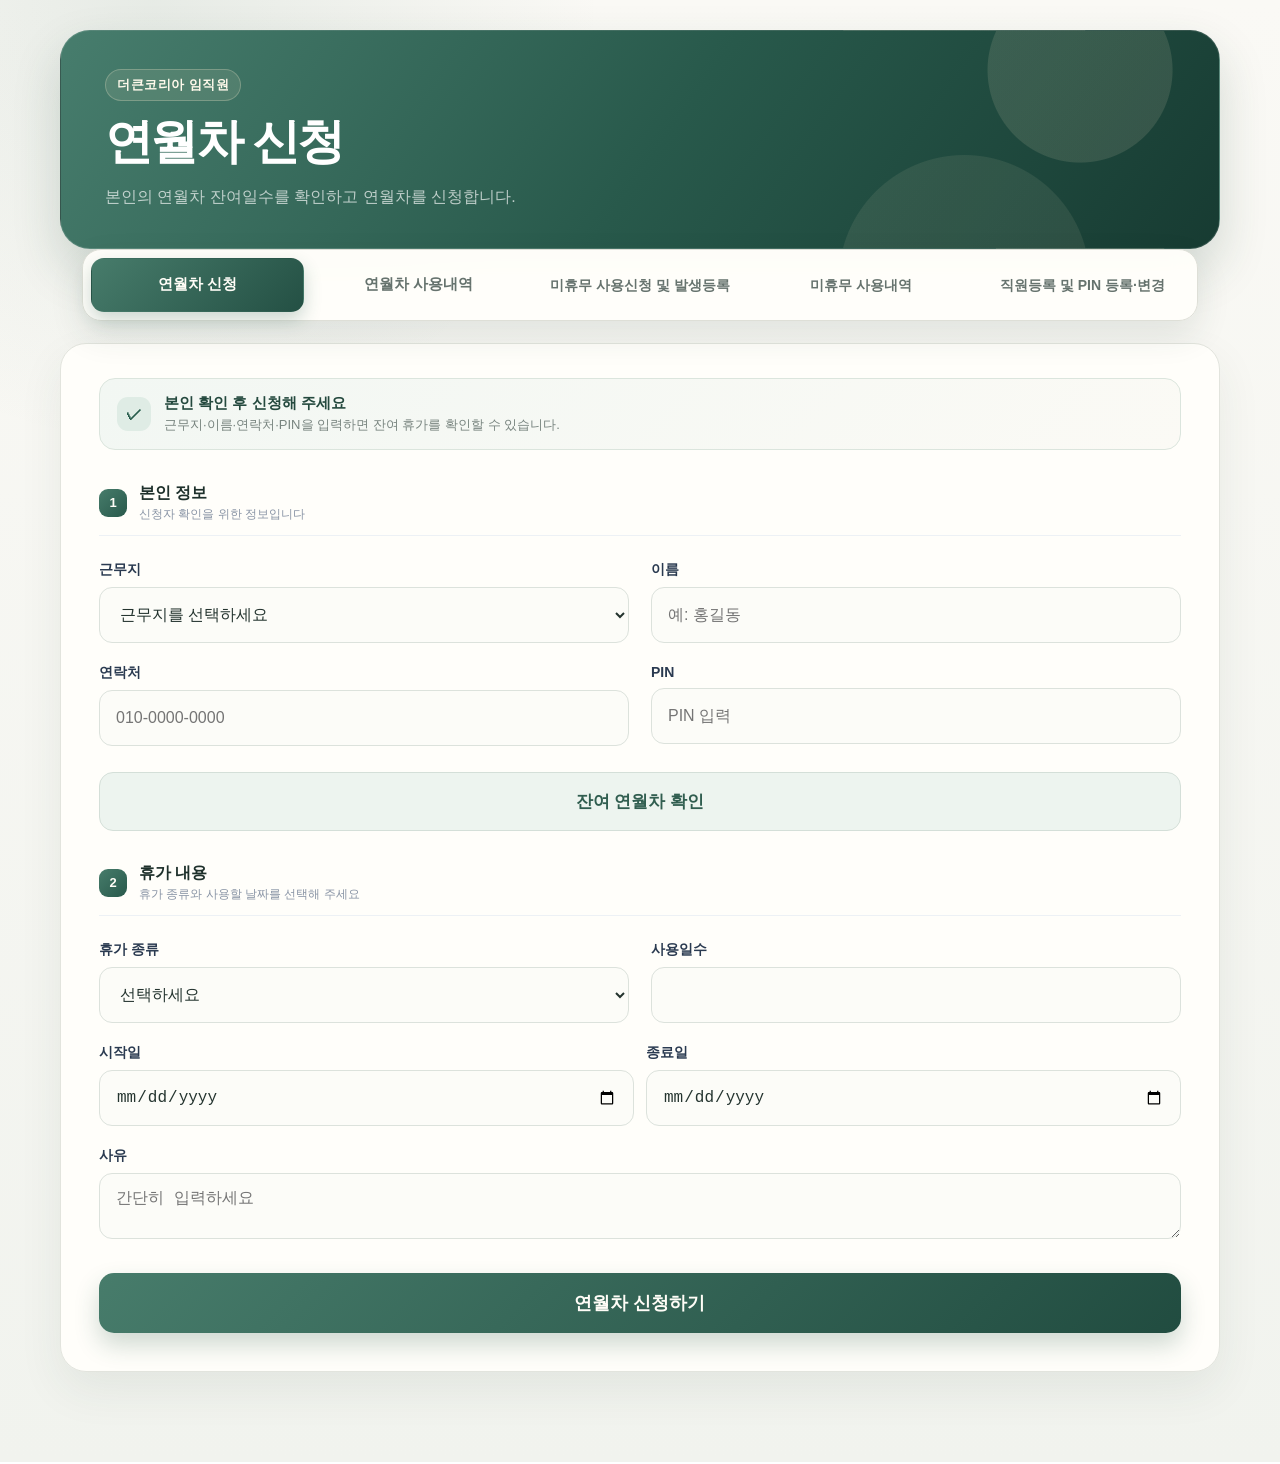
<file: index.html>
<!doctype html>
<html lang="ko">
<head>
  <meta charset="utf-8"/>
  <meta name="viewport" content="width=device-width, initial-scale=1, viewport-fit=cover"/>

  <title>더큰코리아 임직원 연월차 신청</title>

  <link rel="manifest" href="manifest.json"/>
  <link rel="stylesheet" href="style.css?v=20260828-green2"/>
  <meta name="theme-color" content="#183f35"/>

  <style>
    /* 직원용 화면에서도 PIN 등록·변경 탭을 항상 사용할 수 있게 복구 */
    html body.employee-apply-only #employeeApplyTabs {
      display:grid !important;
      grid-template-columns:repeat(5,minmax(0,1fr)) !important;
    }

    html body.employee-apply-only #pinResetTabButton {
      display:block !important;
      visibility:visible !important;
      opacity:1 !important;
    }

    html body.employee-apply-only #pinResetTab.hidden {
      display:none !important;
    }

    html body.employee-apply-only #pinResetTab:not(.hidden) {
      display:block !important;
    }

    /* 직원용 연월차 내역 탭이 기존 숨김 규칙에 가려지지 않도록 복구 */
    html body.employee-apply-only #historyTab.hidden {
      display:none !important;
    }

    html body.employee-apply-only #historyTab:not(.hidden) {
      display:block !important;
    }

    /* 관리자 페이지는 admin.html에서만 접근하도록 직원 화면 링크 제거 */
    html body.employee-apply-only .footer-link {
      display:none !important;
    }

    @media (max-width:800px) {
      html body.employee-apply-only #employeeApplyTabs {
        grid-template-columns:repeat(2,minmax(0,1fr)) !important;
      }
    }
  </style>

  <script>
    /* 탭 순서를 바꿔도 실제 선택한 버튼만 활성화합니다. */
    function showEmployeeTab_(tabName, buttonId) {
      document.body.classList.toggle("comp-history-mode", tabName === "compHistory");

      const pinResetTab = document.getElementById("pinResetTab");

      if (tabName === "account") {
        showTab("register");
        if (pinResetTab) pinResetTab.classList.remove("hidden");
      } else if (tabName === "compHistory") {
        showTab("comp");
        if (pinResetTab) pinResetTab.classList.add("hidden");
      } else {
        showTab(tabName);
        if (pinResetTab) pinResetTab.classList.add("hidden");
      }

      const pageTexts = {
        apply: {
          title: "연월차 신청",
          description: "본인의 연월차 잔여일수를 확인하고 연월차를 신청합니다."
        },
        comp: {
          title: "미휴무 사용신청 및 발생등록",
          description: "휴일근무로 발생한 미휴무를 등록하거나, 보유한 미휴무의 사용을 신청합니다."
        },
        compHistory: {
          title: "미휴무 사용내역",
          description: "미휴무 발생·승인·사용내역과 현재 잔여일수를 확인합니다."
        },
        account: {
          title: "직원등록 및 PIN 등록·변경",
          description: "직원정보를 등록하고 본인 확인에 사용할 PIN을 등록하거나 변경합니다."
        },
        history: {
          title: "연월차 사용내역 조회",
          description: "조회연도의 연월차 신청·승인·사용내역과 잔여일수를 확인합니다."
        }
      };

      const pageText = pageTexts[tabName] || pageTexts.apply;
      const heroTitle = document.getElementById("employeePageTitle");
      const heroDescription = document.getElementById("employeePageDescription");

      if (heroTitle) heroTitle.textContent = pageText.title;
      if (heroDescription) heroDescription.textContent = pageText.description;

      const compPageTitle = document.getElementById("compPageTitle");
      const compPageNotice = document.getElementById("compPageNotice");
      if (tabName === "compHistory") {
        if (compPageTitle) compPageTitle.textContent = "미휴무 사용내역";
        if (compPageNotice) compPageNotice.textContent = "본인정보를 입력하면 미휴무 발생·승인·사용내역을 확인할 수 있습니다.";
      } else if (tabName === "comp") {
        if (compPageTitle) compPageTitle.textContent = "미휴무 사용신청 및 발생등록";
        if (compPageNotice) compPageNotice.textContent = "추가근무로 발생한 미휴무를 등록하고, 승인된 잔여 미휴무에서 사용할 날짜를 신청합니다.";
      }

      document
        .querySelectorAll("#employeeApplyTabs .tab")
        .forEach(function (button) {
          button.classList.remove("active");
        });

      const selectedButton =
        document.getElementById(buttonId);

      if (selectedButton) {
        selectedButton.classList.add("active");
      }
    }

    /* 내역 탭의 검색값을 기존 조회 기능에 연결합니다. */
    function loadMyRequestsFromHistory_() {
      const historyStore = document.getElementById("historyStore");
      const historyName = document.getElementById("historyName");
      const historyPhone = document.getElementById("historyPhone");
      const historyPin = document.getElementById("historyPin");
      const historyYear = document.getElementById("historyYear");
      const applyName = document.getElementById("name");
      const applyPhone = document.getElementById("phone");
      const applyPin = document.getElementById("pin");
      const applyStore = document.getElementById("store");

      const storeValue = historyStore ? historyStore.value : "";
      const nameValue = historyName ? historyName.value.trim() : "";
      const phoneValue = historyPhone
        ? historyPhone.value.replace(/[^0-9]/g, "")
        : "";
      const pinValue = historyPin ? historyPin.value.trim() : "";
      const yearValue = historyYear ? historyYear.value : String(new Date().getFullYear());

      if (!storeValue) {
        alert("근무지를 선택하세요.");
        if (historyStore) historyStore.focus();
        return;
      }

      if (!nameValue) {
        alert("이름을 입력하세요.");
        if (historyName) historyName.focus();
        return;
      }

      if (phoneValue.length < 10) {
        alert("연락처를 정확히 입력하세요.");
        if (historyPhone) historyPhone.focus();
        return;
      }

      if (!pinValue) {
        alert("PIN 번호를 입력하세요.");
        if (historyPin) historyPin.focus();
        return;
      }

      if (applyStore) applyStore.value = storeValue;
      if (applyName) applyName.value = nameValue;
      if (applyPhone) applyPhone.value = phoneValue;
      if (applyPin) applyPin.value = pinValue;

      loadMyRequests(yearValue);
    }
  </script>
</head>

<body class="employee-apply-only">
  <main class="app">

    <section class="hero">
      <div class="brand">더큰코리아 임직원</div>
      <h1 id="employeePageTitle">연월차 신청</h1>
      <p id="employeePageDescription">
        본인의 연월차 잔여일수를 확인하고
        연월차를 신청합니다.
      </p>
    </section>

    <section id="employeeApplyTabs" class="tabs">
      <button
        id="applyTabButton"
        class="tab active"
        onclick="showEmployeeTab_('apply','applyTabButton')">
        연월차 신청
      </button>

      <button
        id="historyTabButton"
        class="tab"
        onclick="showEmployeeTab_('history','historyTabButton')">
        연월차 사용내역
      </button>

      <button
        id="compTabButton"
        class="tab"
        onclick="showEmployeeTab_('comp','compTabButton')">
        미휴무 사용신청 및 발생등록
      </button>

      <button
        id="compHistoryTabButton"
        class="tab"
        onclick="showEmployeeTab_('compHistory','compHistoryTabButton')">
        미휴무 사용내역
      </button>

      <button
        id="accountTabButton"
        class="tab"
        onclick="showEmployeeTab_('account','accountTabButton')">
        직원등록 및 PIN 등록·변경
      </button>

    </section>


    <!-- =========================
         연월차 신청
    ========================== -->
    <section id="applyTab" class="card">

  <div class="form-intro">
    <div class="form-intro-icon">✓</div>
    <div>
      <strong>본인 확인 후 신청해 주세요</strong>
      <span>근무지·이름·연락처·PIN을 입력하면 잔여 휴가를 확인할 수 있습니다.</span>
    </div>
  </div>

  <div class="section-heading identity-heading">
    <span class="step-number">1</span>
    <div><strong>본인 정보</strong><small>신청자 확인을 위한 정보입니다</small></div>
  </div>

  <div class="field">
    <label>근무지</label>

    <select id="store">
      <option value="">
        근무지를 선택하세요
      </option>

      <option value="더큰코리아 본사">
        더큰코리아 본사
      </option>

      <option value="평촌 소바공방">
        평촌 소바공방
      </option>

      <option value="압구정 길채정">
        압구정 길채정
      </option>

      <option value="효종갱 파주점">
        효종갱 파주점
      </option>
    </select>
  </div>


  <div class="field">
    <label>이름</label>

    <input
      id="name"
      placeholder="예: 홍길동">
  </div>


  <div class="field">
    <label>연락처</label>

    <input
      id="phone"
      placeholder="010-0000-0000"
      inputmode="tel">
  </div>


  <div class="field">
    <label>PIN</label>

    <input
      id="pin"
      type="password"
      inputmode="numeric"
      maxlength="8"
      placeholder="PIN 입력">
  </div>


  <button
    class="secondary"
    onclick="checkBalance()">
    잔여 연월차 확인
  </button>


  <div
    id="balanceBox"
    class="balance-box">
  </div>

  <div class="section-heading leave-heading">
    <span class="step-number">2</span>
    <div><strong>휴가 내용</strong><small>휴가 종류와 사용할 날짜를 선택해 주세요</small></div>
  </div>


  <div class="field">
    <label>휴가 종류</label>

    <select id="leaveType">
      <option value="">
        선택하세요
      </option>

      <option>연차</option>
      <option>월차</option>
      <option>오전 반차</option>
      <option>오후 반차</option>
      <option>특별휴가</option>
      <option>배우자 출산휴가</option>
      <option>경조휴가</option>
      <option>병가</option>
    </select>
  </div>


  <div class="field">
    <label>사용일수</label>

    <input
      id="days"
      type="number"
      readonly>
  </div>


  <div class="grid2">

    <div>
      <label>시작일</label>

      <input
        id="startDate"
        type="date">
    </div>

    <div>
      <label>종료일</label>

      <input
        id="endDate"
        type="date">
    </div>

  </div>


  <div class="field full">
    <label>사유</label>

    <textarea
      id="reason"
      placeholder="간단히 입력하세요"></textarea>
  </div>


  <button
    class="primary"
    onclick="submitLeave()">
    연월차 신청하기
  </button>


  <div
    id="result"
    class="result">
  </div>

</section>


    <!-- =========================
         직원등록
    ========================== -->
    <section
      id="registerTab"
      class="card hidden">

      <h2>직원 등록</h2>

      <p class="notice">
        최초 1회 등록하면 입사일 기준으로
        연차가 자동 계산됩니다.
      </p>

      <label>근무지</label>
      <select id="regStore">
        <option value="">근무지를 선택하세요</option>
        <option value="더큰코리아 본사">더큰코리아 본사</option>
        <option value="평촌 소바공방">평촌 소바공방</option>
        <option value="압구정 길채정">압구정 길채정</option>
        <option value="효종갱 파주점">효종갱 파주점</option>
      </select>

      <label>이름</label>
      <input
        id="regName"
        placeholder="예: 홍길동"/>

      <label>연락처</label>
      <input
        id="regPhone"
        placeholder="010-0000-0000"
        inputmode="tel"/>
      
      <label>입사일</label>
      <input
        id="hireDate"
        type="date"/>

      <label>PIN</label>
      <input
        id="regPin"
        type="password"
        inputmode="numeric"
        maxlength="8"
        autocomplete="new-password"
        placeholder="숫자 4~8자리"/>

      <label>PIN 확인</label>
      <input
        id="regPinConfirm"
        type="password"
        inputmode="numeric"
        maxlength="8"
        autocomplete="new-password"
        placeholder="PIN을 다시 입력하세요"/>  

      <button
        class="primary"
        onclick="registerEmployee()">
        직원 등록 / 수정
      </button>

      <div
        id="registerResult"
        class="result">
      </div>

    </section>

    <!-- =========================
     PIN 재설정
========================== -->
<section
  id="pinResetTab"
  class="card hidden">

  <h2>PIN 등록·변경</h2>

  <p class="notice">
    관리자에게 PIN 초기화를 요청한 뒤,
    임시 PIN 1234를 입력하여 새 PIN으로 변경하세요.
  </p>

  <label>근무지</label>
  <select id="pinResetStore">
    <option value="">근무지를 선택하세요</option>
    <option value="더큰코리아 본사">더큰코리아 본사</option>
    <option value="평촌 소바공방">평촌 소바공방</option>
    <option value="압구정 길채정">압구정 길채정</option>
    <option value="효종갱 파주점">효종갱 파주점</option>
  </select>

  <label>이름</label>
  <input
    id="pinResetName"
    placeholder="예: 홍길동"/>

  <label>연락처</label>
  <input
    id="pinResetPhone"
    placeholder="010-0000-0000"
    inputmode="tel"/>

  <label>임시 PIN</label>
  <input
    id="pinResetCurrentPin"
    type="password"
    inputmode="numeric"
    maxlength="8"
    autocomplete="current-password"
    placeholder="관리자가 초기화한 PIN 입력"/>

  <label>새 PIN</label>
  <input
    id="pinResetNewPin"
    type="password"
    inputmode="numeric"
    maxlength="8"
    autocomplete="new-password"
    placeholder="숫자 4~8자리"/>

  <label>새 PIN 확인</label>
  <input
    id="pinResetNewPinConfirm"
    type="password"
    inputmode="numeric"
    maxlength="8"
    autocomplete="new-password"
    placeholder="새 PIN을 다시 입력하세요"/>

  <button
    class="primary"
    onclick="resetMyPin()">
    새 PIN 등록
  </button>

  <div
    id="pinResetResult"
    class="result">
  </div>

</section>


    <!-- =========================
         내 연월차 신청내역
    ========================== -->
    <section
      id="historyTab"
      class="card small hidden">

      <h2>내 연월차 사용내역</h2>

      <p class="notice">
        조회년도와 본인정보를 입력하면 해당 연도의 연월차 신청·승인·사용내역을 확인할 수 있습니다.
      </p>

      <div class="field">
        <label for="historyStore">근무지</label>
        <select id="historyStore">
          <option value="">근무지를 선택하세요</option>
          <option value="더큰코리아 본사">더큰코리아 본사</option>
          <option value="평촌 소바공방">평촌 소바공방</option>
          <option value="압구정 길채정">압구정 길채정</option>
          <option value="효종갱 파주점">효종갱 파주점</option>
        </select>
      </div>

      <div class="field">
        <label for="historyName">이름</label>
        <input
          id="historyName"
          type="text"
          autocomplete="name"
          placeholder="이름을 입력하세요"/>
      </div>

      <div class="field">
        <label for="historyPhone">연락처</label>
        <input
          id="historyPhone"
          type="tel"
          inputmode="numeric"
          autocomplete="tel"
          placeholder="010-0000-0000"
          />
      </div>

      <div class="field">
        <label for="historyYear">조회년도</label>
        <select id="historyYear"></select>
      </div>

      <div class="field">
        <label for="historyPin">PIN</label>
        <input
          id="historyPin"
          type="password"
          inputmode="numeric"
          maxlength="8"
          autocomplete="current-password"
          placeholder="PIN 번호를 입력하세요"
          onkeydown="if(event.key === 'Enter') loadMyRequestsFromHistory_()"/>
      </div>

      <button
        class="secondary"
        onclick="loadMyRequestsFromHistory_()">
        조회하기
      </button>

      <div
        id="historySummary"
        class="balance-box">
      </div>

      <div
        id="myList"
        class="list">
      </div>

    </section>


    <!-- =========================
         미휴무 관리
    ========================== -->
    <section
      id="compTab"
      class="card hidden">

      <h2 id="compPageTitle">미휴무 사용신청 및 발생등록</h2>

      <p id="compPageNotice" class="notice">
        추가근무로 발생한 미휴무를 등록하고,
        승인된 잔여 미휴무에서 사용할 날짜를 신청합니다.
      </p>

      <label>근무지</label>
      <select id="compStore">
        <option value="">근무지를 선택하세요</option>
        <option value="더큰코리아 본사">더큰코리아 본사</option>
        <option value="평촌 소바공방">평촌 소바공방</option>
        <option value="압구정 길채정">압구정 길채정</option>
        <option value="효종갱 파주점">효종갱 파주점</option>
      </select>

      <label>이름</label>
      <input
        id="compName"
        placeholder="예: 홍길동"/>

      <label>연락처</label>
      <input
        id="compPhone"
        placeholder="010-0000-0000"
        inputmode="tel"/>

        <label>PIN</label>
<input
  id="compPin"
  type="password"
  inputmode="numeric"
  maxlength="8"
  placeholder="PIN 입력"/>

      <div class="grid2">

        <button
          class="secondary comp-balance-button"
          onclick="checkCompBalance()">
          잔여 미휴무 확인
        </button>

        <button
          class="secondary"
          onclick="loadMyCompHistory()">
          발생·사용내역 조회
        </button>

      </div>

      <div
        id="compBalanceBox"
        class="balance-box">
      </div>

      <div
        id="compHistoryList"
        class="list">
      </div>


      <div class="comp-application-only">

      <hr
        style="
          margin:28px 0;
          border:none;
          border-top:1px solid #eadfd6;
        ">


      <!-- 추가근무 발생 -->
      <h3>추가근무 발생 등록</h3>

      <p class="notice">
        등록 후 관리자 승인이 완료되어야
        잔여 미휴무에 포함됩니다.
      </p>

      <label>추가근무일</label>
      <input
        id="extraWorkDate"
        type="date"/>

      <label>발생일수</label>
      <input
        id="extraDays"
        type="number"
        min="0.5"
        step="0.5"
        placeholder="예: 1 또는 0.5"/>

      <label>추가근무 사유</label>
      <textarea
        id="extraReason"
        placeholder="예: 휴무일 추가근무, 인력부족 등">
      </textarea>

      <button
        class="primary"
        onclick="submitExtraWork()">
        추가근무 발생 등록
      </button>

      <div
        id="extraResult"
        class="result">
      </div>


      <hr
        style="
          margin:28px 0;
          border:none;
          border-top:1px solid #eadfd6;
        ">


      <!-- 미휴무 사용 -->
      <h3>미휴무 사용신청</h3>

      <p class="notice">
        위에서 잔여 미휴무를 먼저 확인한 뒤
        실제 사용할 날짜를 선택하세요.
      </p>

      <label>사용 예정일</label>
      <input
        id="compUseDate"
        type="date"/>

      <label>사용일수</label>
      <input
        id="compUseDays"
        type="number"
        min="0.5"
        step="0.5"
        placeholder="예: 1 또는 0.5"/>

      <label>사용 사유</label>
      <textarea
        id="compUseReason"
        placeholder="예: 미휴무 사용">
      </textarea>

      <button
        class="primary"
        onclick="submitCompUse()">
        미휴무 사용신청
      </button>

      <div
        id="compUseResult"
        class="result">
      </div>

      </div>

    </section>


    <section class="footer-link">
      <a href="admin.html">
        관리자 승인 페이지
      </a>
    </section>

  </main>

  <script src="index-script.js?v=20260828-history2"></script>
</body>
</html>
</file>
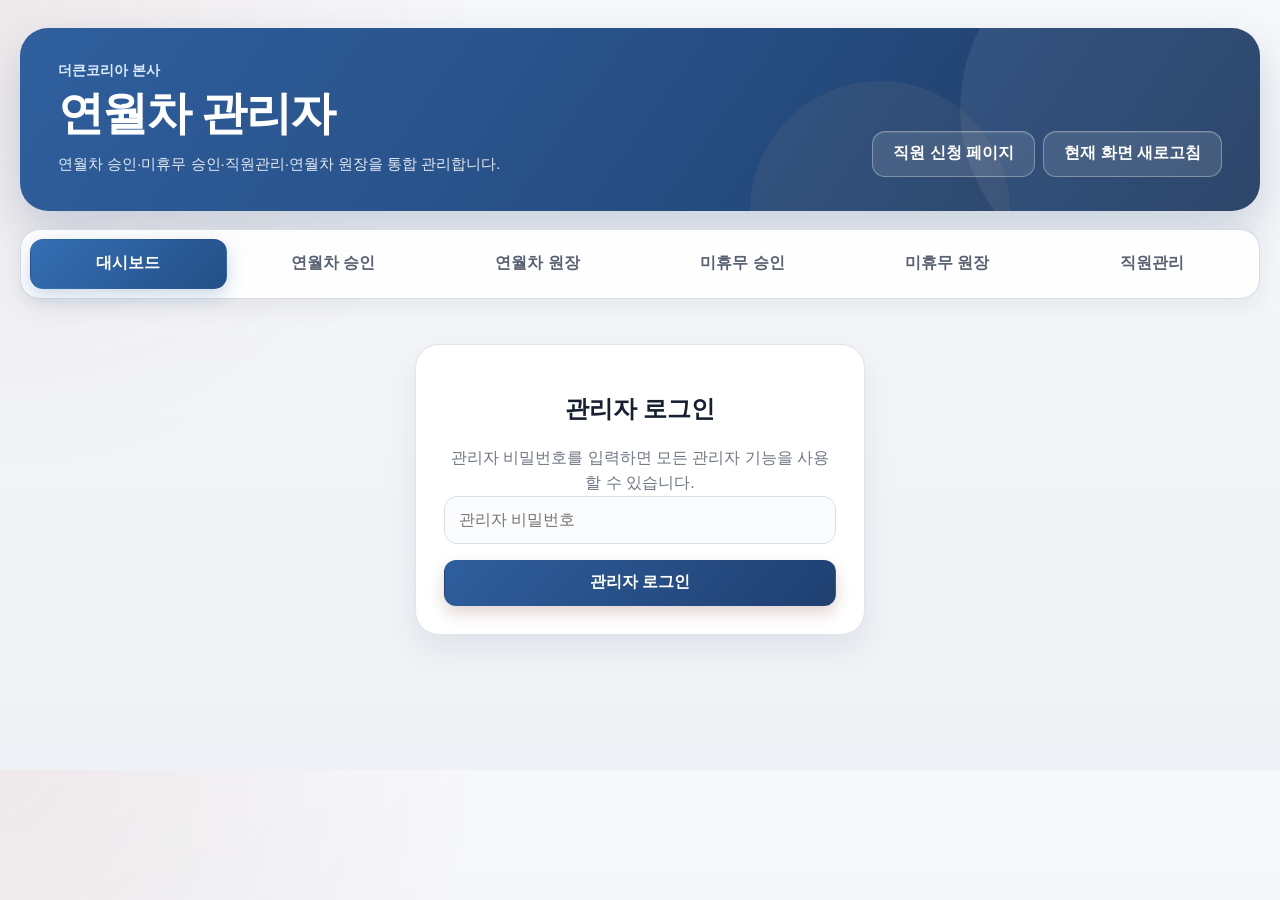
<file: admin.html>
<!doctype html>
<html lang="ko">
<head>
  <meta charset="utf-8">
  <meta name="viewport" content="width=device-width, initial-scale=1, viewport-fit=cover">
  <title>더큰코리아 연월차 관리자</title>
  <link rel="manifest" href="manifest.json">
  <meta name="theme-color" content="#651c1c">

  <style>
    * { box-sizing: border-box; }

    :root {
      --primary:#741f1f;
      --primary-dark:#4a1818;
      --primary-soft:#f5eaea;
      --background:#f7f2eb;
      --card:#fff;
      --line:#eadbca;
      --text:#2b1710;
      --muted:#856f63;
      --green:#14984f;
      --red:#c13c32;
      --orange:#d47b19;
      --blue:#356ab4;
      --shadow:0 10px 35px rgba(76,42,25,.08);
    }

    body {
      margin:0;
      background:var(--background);
      color:var(--text);
      font-family:"Pretendard","Noto Sans KR","Apple SD Gothic Neo",Arial,sans-serif;
    }

    button,input,select,textarea { font:inherit; }
    button { cursor:pointer; }

    .app {
      width:min(1240px,calc(100% - 32px));
      margin:0 auto;
      padding:24px 0 80px;
    }

    .hero {
      display:flex;
      justify-content:space-between;
      align-items:flex-end;
      gap:24px;
      padding:30px 34px;
      color:#fff;
      border-radius:26px;
      background:linear-gradient(135deg,#7a1f1f 0%,#4b1818 100%);
      box-shadow:var(--shadow);
    }

    .brand {
      margin-bottom:6px;
      font-size:14px;
      font-weight:800;
      opacity:.8;
    }

    .hero h1 {
      margin:0;
      font-size:clamp(28px,4vw,42px);
      line-height:1.2;
    }

    .hero p {
      margin:10px 0 0;
      opacity:.88;
    }

    .hero-actions {
      display:flex;
      flex-wrap:wrap;
      gap:8px;
    }

    .top-button {
      min-height:44px;
      padding:0 18px;
      color:#fff;
      font-weight:800;
      border:1px solid rgba(255,255,255,.35);
      border-radius:13px;
      background:rgba(255,255,255,.12);
    }

    .tabs {
      position:sticky;
      top:0;
      z-index:20;
      display:grid;
      grid-template-columns:repeat(5,minmax(110px,1fr));
      gap:8px;
      margin:18px 0;
      padding:10px;
      border:1px solid var(--line);
      border-radius:18px;
      background:rgba(247,242,235,.96);
      backdrop-filter:blur(10px);
    }

    .tab {
      min-height:48px;
      padding:10px 12px;
      color:#4d2c20;
      font-weight:900;
      border:0;
      border-radius:13px;
      background:#eee2d5;
    }

    .tab.active {
      color:#fff;
      background:var(--primary);
    }

    .page { display:none; }
    .page.active { display:block; }

    .dashboard-grid {
      display:grid;
      grid-template-columns:repeat(4,minmax(0,1fr));
      gap:14px;
      margin-bottom:18px;
    }

    .stat-card {
      padding:22px;
      border:1px solid var(--line);
      border-radius:20px;
      background:var(--card);
      box-shadow:var(--shadow);
    }

    .stat-label {
      color:var(--muted);
      font-size:14px;
      font-weight:800;
    }

    .stat-value {
      margin-top:10px;
      font-size:34px;
      font-weight:950;
    }

    .card {
      padding:24px;
      border:1px solid var(--line);
      border-radius:22px;
      background:var(--card);
      box-shadow:var(--shadow);
    }

    .card + .card { margin-top:18px; }

    .card-header {
      display:flex;
      justify-content:space-between;
      align-items:center;
      gap:14px;
      margin-bottom:20px;
    }

    .card-header h2 { margin:0; }

    .description {
      margin:7px 0 0;
      color:var(--muted);
      line-height:1.6;
    }

    .admin-lock {
      max-width:450px;
      margin:45px auto;
      text-align:center;
    }

    .field { margin-bottom:16px; }

    .field label {
      display:block;
      margin-bottom:7px;
      font-size:14px;
      font-weight:900;
    }

    input,select,textarea {
      width:100%;
      min-height:48px;
      padding:12px 14px;
      color:var(--text);
      border:1px solid #decdbd;
      border-radius:13px;
      outline:none;
      background:#fff;
    }

    input:focus,select:focus,textarea:focus {
      border-color:var(--primary);
      box-shadow:0 0 0 3px rgba(116,31,31,.1);
    }

    .toolbar {
      display:grid;
      grid-template-columns:1.3fr 1fr 1fr 1fr auto;
      gap:10px;
      margin-bottom:16px;
    }

    .toolbar.comp-toolbar {
      grid-template-columns:1.3fr 1fr auto;
    }

    .section-actions {
      display:flex;
      flex-wrap:wrap;
      justify-content:flex-end;
      gap:8px;
    }

    .btn {
      min-height:46px;
      padding:0 18px;
      font-weight:900;
      border-radius:12px;
      border:1px solid transparent;
    }

    .btn-primary { color:#fff; background:var(--primary); }
    .btn-secondary { color:var(--text); border-color:var(--line); background:#f0e5d8; }
    .btn-green { color:#fff; background:var(--green); }
    .btn-red { color:#fff; background:var(--red); }
    .btn-outline { color:var(--primary); border-color:var(--primary); background:#fff; }
    .btn-small { min-height:34px; padding:0 12px; font-size:13px; border-radius:9px; }

    .table-wrap {
      overflow:visible;
      border:1px solid var(--line);
      border-radius:15px;
    }

    table {
      width:100%;
      min-width:900px;
      border-collapse:collapse;
      background:#fff;
    }

    th,td {
      padding:13px 12px;
      border-bottom:1px solid #eee2d8;
      text-align:center;
      white-space:nowrap;
    }

    th {
      position:sticky;
      top:82px;
      z-index:12;
      color:#fff;
      font-size:13px;
      background:#4b2920;
    }

    tr:last-child td { border-bottom:0; }
    tr:hover td { background:#fffaf6; }

    .empty {
      padding:50px 16px !important;
      color:var(--muted);
    }

    .badge {
      display:inline-flex;
      justify-content:center;
      align-items:center;
      min-width:58px;
      min-height:29px;
      padding:4px 10px;
      font-size:12px;
      font-weight:900;
      border-radius:999px;
    }

    .badge-wait { color:#8c5300; background:#fff0c9; }
    .badge-approved { color:#116237; background:#dff5e8; }
    .badge-rejected { color:#9b2723; background:#fbe2df; }
    .badge-active { color:#205c9c; background:#e0ecfa; }

    .result {
      display:none;
      margin-top:15px;
      padding:14px 16px;
      line-height:1.5;
      border-radius:12px;
    }

    .result.show { display:block; }
    .result.success { color:#126235; background:#e5f6eb; }
    .result.error { color:#a12724; background:#fce7e5; }

    .admin-area { display:none; }
    .admin-area.show { display:block; }

    .modal {
      position:fixed;
      inset:0;
      z-index:100;
      display:none;
      justify-content:center;
      align-items:center;
      padding:20px;
      background:rgba(30,17,12,.55);
    }

    .modal.show { display:flex; }

    .modal-box {
      width:min(520px,100%);
      max-height:90vh;
      overflow:auto;
      padding:24px;
      border-radius:20px;
      background:#fff;
      box-shadow:0 24px 70px rgba(0,0,0,.25);
    }

    .modal-header {
      display:flex;
      justify-content:space-between;
      gap:12px;
      margin-bottom:20px;
    }

    .modal-header h3 { margin:0; }

    .modal-close {
      width:38px;
      height:38px;
      font-size:20px;
      border:0;
      border-radius:50%;
      background:#eee3d8;
    }

    .detail-list {
      display:grid;
      grid-template-columns:110px 1fr;
      gap:12px;
      line-height:1.5;
    }

    .detail-list dt {
      color:var(--muted);
      font-weight:900;
    }

    .detail-list dd {
      margin:0;
      word-break:break-word;
    }

    @media (max-width:900px) {
      .dashboard-grid { grid-template-columns:repeat(2,minmax(0,1fr)); }
      .tabs { grid-template-columns:repeat(3,1fr); position:static; }
      th { top:0; }
      .toolbar,.toolbar.comp-toolbar { grid-template-columns:repeat(2,1fr); }
      .hero { display:block; }
      .hero-actions { margin-top:20px; }
    }

    @media (max-width:580px) {
      .app { width:min(100% - 20px,1240px); padding-top:10px; }
      .hero { padding:24px 20px; border-radius:20px; }
      .tabs { grid-template-columns:repeat(2,1fr); }
      .card { padding:18px; border-radius:18px; }
      .dashboard-grid,.toolbar,.toolbar.comp-toolbar { grid-template-columns:1fr; }
      .section-actions { justify-content:stretch; }
      .section-actions .btn { width:100%; }
    }
    /* ==================================================
   관리자 화면 디자인 개선
   기존 기능과 HTML 구조는 변경하지 않습니다.
================================================== */

:root {
  --primary: #2f5f9e;
  --primary-dark: #1f3f70;
  --primary-light: #5f89bd;

  --background: #f3f6fa;
  --card: #ffffff;
  --line: #dce3eb;

  --text: #172033;
  --muted: #6f7785;

  --background: #f3f5f8;
  --card: #ffffff;
  --line: #dfe5ec;

  --text: #172033;
  --muted: #6f7785;

  --green: #178b59;
  --red: #d14949;
  --orange: #d88924;
  --blue: #3269b2;

  --shadow:
    0 12px 32px
    rgba(24, 39, 75, 0.08);
}


/* 전체 화면 폭 확대 */
.app {
  width: min(
    1480px,
    calc(100% - 40px)
  );

  padding:
    28px 0
    90px;
}


/* 전체 배경 */
body {
  background:
    radial-gradient(
      circle at top left,
      rgba(122, 32, 41, 0.07),
      transparent 32%
    ),
    linear-gradient(
      180deg,
      #f7f8fa 0%,
      #eef1f5 100%
    );
}


/* 상단 헤더 */
.hero {
  position: relative;
  overflow: hidden;

  padding:
    34px 38px;

  border-radius: 28px;

  background:
  linear-gradient(
    125deg,
    #2f5f9e 0%,
    #274f85 50%,
    #1d385f 100%
  );

  box-shadow:
  0 20px 45px
  rgba(31, 63, 112, 0.20);
}

.hero::before {
  content: "";

  position: absolute;
  top: -90px;
  right: -40px;

  width: 340px;
  height: 340px;

  border-radius: 50%;

  background:
    rgba(255, 255, 255, 0.07);
}

.hero::after {
  content: "";

  position: absolute;
  right: 250px;
  bottom: -130px;

  width: 260px;
  height: 260px;

  border-radius: 50%;

  background:
    rgba(255, 196, 128, 0.06);
}

.hero > * {
  position: relative;
  z-index: 1;
}

.hero h1 {
  font-size:
    clamp(
      32px,
      4vw,
      46px
    );

  letter-spacing: -0.04em;
}

.hero p {
  font-size: 15px;
  line-height: 1.7;
}

.brand {
  color: #dcecff;
  opacity: 1;
}


/* 헤더 버튼 */
.top-button {
  min-height: 46px;

  padding:
    0 20px;

  border:
    1px solid
    rgba(255, 255, 255, 0.32);

  background:
    rgba(255, 255, 255, 0.11);

  box-shadow:
    inset 0 1px 0
    rgba(255, 255, 255, 0.12);

  transition:
    transform 0.15s ease,
    background 0.15s ease;
}

.top-button:hover {
  transform:
    translateY(-2px);

  background:
    rgba(255, 255, 255, 0.2);
}


/* 탭 6개를 한 줄로 표시 */
.tabs {
  grid-template-columns:
    repeat(
      6,
      minmax(120px, 1fr)
    );

  padding: 9px;

  border:
    1px solid
    rgba(213, 219, 227, 0.95);

  border-radius: 20px;

  background:
    rgba(255, 255, 255, 0.9);

  box-shadow:
    0 8px 24px
    rgba(31, 45, 70, 0.07);
}

.tab {
  min-height: 50px;

  color: #586171;

  border:
    1px solid transparent;

  background: transparent;

  transition:
    transform 0.15s ease,
    background 0.15s ease,
    color 0.15s ease,
    box-shadow 0.15s ease;
}

.tab:hover {
  color: var(--primary);

  background: #f8ecee;
}

.tab.active {
  color: #fff;

  background:
    linear-gradient(
      135deg,
      #356fb5,
      #234f86
    );

  box-shadow:
    0 7px 18px
    rgba(47, 95, 158, 0.24);
}


/* 통계 카드 */
.dashboard-grid {
  gap: 18px;
  margin-bottom: 22px;
}

.stat-card {
  position: relative;
  overflow: hidden;

  min-height: 126px;

  padding:
    23px 24px;

  border:
    1px solid
    var(--line);

  border-radius: 22px;

  box-shadow: var(--shadow);

  transition:
    transform 0.18s ease,
    box-shadow 0.18s ease;
}

.stat-card:hover {
  transform:
    translateY(-3px);

  box-shadow:
    0 18px 38px
    rgba(24, 39, 75, 0.12);
}

.stat-card::before {
  content: "";

  position: absolute;
  top: 0;
  left: 0;

  width: 100%;
  height: 5px;

  background: var(--primary);
}

/* 통계 카드별 포인트 색상 */
.stat-card:nth-child(1)::before {
  background: var(--blue);
}

.stat-card:nth-child(2)::before {
  background: var(--orange);
}

.stat-card:nth-child(3)::before {
  background: var(--green);
}

.stat-card:nth-child(4)::before {
  background: var(--red);
}

.stat-card:nth-child(1) {
  background:
    linear-gradient(
      145deg,
      #ffffff,
      #f3f7ff
    );
}

.stat-card:nth-child(2) {
  background:
    linear-gradient(
      145deg,
      #ffffff,
      #fff9ed
    );
}

.stat-card:nth-child(3) {
  background:
    linear-gradient(
      145deg,
      #ffffff,
      #effaf5
    );
}

.stat-card:nth-child(4) {
  background:
    linear-gradient(
      145deg,
      #ffffff,
      #fff3f3
    );
}

.stat-label {
  font-size: 14px;
  letter-spacing: -0.02em;
}

.stat-value {
  margin-top: 12px;

  font-size: 36px;
  letter-spacing: -0.04em;
}


/* 본문 카드 */
.card {
  padding: 28px;

  border:
    1px solid
    var(--line);

  border-radius: 24px;

  box-shadow: var(--shadow);
}

.card-header {
  padding-bottom: 18px;

  border-bottom:
    1px solid
    #edf0f4;
}

.card-header h2 {
  font-size: 23px;
  letter-spacing: -0.035em;
}


/* 버튼 */
.btn {
  transition:
    transform 0.14s ease,
    box-shadow 0.14s ease,
    filter 0.14s ease;
}

.btn:hover {
  transform:
    translateY(-1px);

  filter: brightness(1.02);
}

.btn-primary {
  background:
    linear-gradient(
      135deg,
      var(--primary),
      var(--primary-dark)
    );

  box-shadow:
    0 7px 16px
    rgba(116, 31, 31, 0.2);
}

.btn-secondary {
  color: #4c5564;

  border-color: #dce2e9;

  background:
    #f5f7f9;
}

.btn-outline {
  background:
    #fff8f8;
}


/* 검색 입력창 */
input,
select,
textarea {
  border-color: #d9e0e7;
  background: #fbfcfd;

  transition:
    border-color 0.15s ease,
    box-shadow 0.15s ease,
    background 0.15s ease;
}

input:hover,
select:hover,
textarea:hover {
  border-color: #bcc7d3;
  background: #fff;
}


/* 표 */
.table-wrap {
  border:
    1px solid
    #dde3ea;

  border-radius: 18px;

  background: #fff;

  box-shadow:
    inset 0 1px 0
    rgba(255, 255, 255, 0.9);
}

table {
  min-width: 980px;
}

th {
  padding:
    15px 13px;

  font-size: 13px;

  background:
    linear-gradient(
      180deg,
      #345f91,
      #274b76
    );
}

td {
  padding:
    15px 13px;

  color: #263044;
}

tbody tr:nth-child(even) td {
  background: #fafbfc;
}

tbody tr:hover td {
  background: #fff5f3;
}


/* 상태 배지 */
.badge {
  min-width: 64px;

  min-height: 30px;

  box-shadow:
    inset 0 0 0 1px
    rgba(0, 0, 0, 0.035);
}

.badge-wait {
  color: #875100;
  background: #fff0c7;
}

.badge-approved {
  color: #11603d;
  background: #dcf5e8;
}

.badge-rejected {
  color: #9e2929;
  background: #fde3e2;
}

.badge-active {
  color: #225d9d;
  background: #e4effd;
}


/* 태블릿 */
@media (max-width: 1100px) {
  .tabs {
    grid-template-columns:
      repeat(
        3,
        minmax(0, 1fr)
      );
  }
}


/* 모바일 */
@media (max-width: 580px) {
  .app {
    width:
      calc(100% - 20px);
  }

  .hero {
    padding:
      25px 21px;
  }

  .tabs {
    grid-template-columns:
      repeat(
        2,
        minmax(0, 1fr)
      );
  }

  .dashboard-grid {
    gap: 10px;
  }

  .stat-card {
    min-height: 105px;
  }
}

  
    .approval-guide {
      display:flex;
      align-items:center;
      justify-content:space-between;
      gap:16px;
      margin:0 0 16px;
      padding:15px 18px;
      border:1px solid #f1d69b;
      border-radius:14px;
      background:#fff8e8;
      color:#744d0b;
      line-height:1.55;
    }

    .approval-guide strong {
      color:#9a5c00;
      font-size:16px;
    }

    .approval-guide.done {
      border-color:#bfe3cf;
      background:#eef9f3;
      color:#276348;
    }

    .approval-guide.done strong {
      color:#16734b;
    }

    tr.approval-pending-row td {
      background:#fffaf0 !important;
    }

    tr.approval-pending-row td:first-child {
      box-shadow:inset 4px 0 0 #e7a21a;
    }

    .approval-actions {
      display:flex;
      flex-wrap:wrap;
      justify-content:center;
      gap:6px;
      min-width:190px;
    }

    .btn-approve-strong {
      color:#fff;
      background:#14984f;
      box-shadow:0 4px 10px rgba(20,152,79,.18);
    }

    .btn-reject-strong {
      color:#fff;
      background:#c13c32;
    }

    .btn-detail-soft {
      color:#365a8c;
      border-color:#c8d6e8;
      background:#f5f8fc;
    }

  
    /* 원장 상세 모달: 헤더가 본문 중간에 겹치지 않도록 모달 내부 sticky 기준을 분리 */
    #compLedgerDetailModal .table-wrap,
    #leaveLedgerDetailModal .table-wrap {
      position:relative;
      overflow:auto !important;
    }

    #compLedgerDetailModal table,
    #leaveLedgerDetailModal table {
      border-collapse:separate;
      border-spacing:0;
    }

    #compLedgerDetailModal thead,
    #leaveLedgerDetailModal thead {
      position:static !important;
    }

    #compLedgerDetailModal th,
    #leaveLedgerDetailModal th {
      position:sticky !important;
      top:0 !important;
      z-index:5 !important;
      background:#2f5f93 !important;
      box-shadow:0 1px 0 #dbe5ef;
    }

    #compLedgerDetailModal td,
    #leaveLedgerDetailModal td {
      position:relative;
      z-index:1;
      background:#fff;
    }

    #compLedgerDetailModal tbody tr:nth-child(even) td,
    #leaveLedgerDetailModal tbody tr:nth-child(even) td {
      background:#fbfcfe;
    }

  
    /* 원장 상세 팝업 확대 */
    #leaveLedgerDetailModal .modal-box,
    #compLedgerDetailModal .modal-box {
      width:min(1220px,96vw) !important;
      max-width:1220px !important;
      max-height:92vh !important;
      padding:26px 28px !important;
    }

    #leaveLedgerDetailModal .table-wrap,
    #compLedgerDetailModal .table-wrap {
      max-height:70vh !important;
    }

    .ledger-modal-top-actions {
      display:flex;
      flex-wrap:wrap;
      justify-content:flex-end;
      align-items:center;
      gap:8px;
      margin-left:auto;
    }

    .kakao-image-btn {
      min-height:38px;
      padding:0 14px;
      border:0;
      border-radius:10px;
      color:#191919;
      background:#fee500;
      font-weight:900;
      cursor:pointer;
    }

    .kakao-image-btn:hover {
      filter:brightness(.97);
    }

    .kakao-preview-wrap {
      margin-top:14px;
      padding:14px;
      border:1px solid #dfe7f0;
      border-radius:14px;
      background:#f8fafc;
    }

    .kakao-preview-wrap.hidden {
      display:none;
    }

    .kakao-preview-title {
      display:flex;
      justify-content:space-between;
      align-items:center;
      gap:10px;
      margin-bottom:10px;
      font-weight:900;
    }

    .kakao-preview-img {
      display:block;
      width:min(100%,760px);
      max-height:58vh;
      object-fit:contain;
      margin:0 auto;
      border:1px solid #e5e7eb;
      border-radius:12px;
      background:#fff;
    }

    @media (max-width:760px) {
      #leaveLedgerDetailModal .modal-box,
      #compLedgerDetailModal .modal-box {
        width:98vw !important;
        padding:18px 14px !important;
      }

      .ledger-modal-top-actions {
        width:100%;
        justify-content:flex-start;
        margin-top:10px;
      }
    }


    /* ==================================================
       미휴무 상세: 발생 / 사용 분리 보기
    ================================================== */
    .comp-ledger-view-tabs {
      display:flex;
      flex-wrap:wrap;
      gap:8px;
      margin:14px 0 12px;
    }

    .comp-ledger-view-btn {
      min-height:38px;
      padding:0 15px;
      border:1px solid #cfd9e6;
      border-radius:10px;
      color:#496078;
      background:#fff;
      font-weight:900;
      cursor:pointer;
    }

    .comp-ledger-view-btn:hover {
      background:#f4f8fc;
    }

    .comp-ledger-view-btn.active {
      color:#fff;
      border-color:#2f5f9e;
      background:#2f5f9e;
      box-shadow:0 5px 14px rgba(47,95,158,.18);
    }

    .comp-ledger-split-view {
      display:grid;
      grid-template-columns:1fr 1fr;
      gap:14px;
      margin-top:4px;
    }

    .comp-ledger-split-view.single {
      grid-template-columns:1fr;
    }

    .comp-ledger-panel {
      min-width:0;
      overflow:hidden;
      border:1px solid #dfe7f0;
      border-radius:16px;
      background:#fff;
    }

    .comp-ledger-panel.hidden,
    .comp-ledger-all-view.hidden {
      display:none !important;
    }

    .comp-ledger-panel-head {
      display:flex;
      justify-content:space-between;
      align-items:center;
      gap:10px;
      padding:13px 16px;
      font-weight:950;
      border-bottom:1px solid #e5ebf2;
    }

    .comp-ledger-panel.create .comp-ledger-panel-head {
      color:#24588f;
      background:#eef5fd;
    }

    .comp-ledger-panel.use .comp-ledger-panel-head {
      color:#a6463e;
      background:#fff2f0;
    }

    .comp-ledger-panel-total {
      padding:3px 9px;
      border-radius:999px;
      font-size:12px;
      background:rgba(255,255,255,.78);
    }

    .comp-ledger-panel .table-wrap {
      border:0;
      border-radius:0;
      max-height:52vh !important;
    }

    .comp-ledger-panel table {
      min-width:540px !important;
    }

    .comp-ledger-panel th {
      top:0 !important;
    }

    #compLedgerDetailModal .comp-ledger-panel.create th {
      background:#3f73aa !important;
    }

    #compLedgerDetailModal .comp-ledger-panel.use th {
      background:#a95b55 !important;
    }

    .comp-ledger-all-view {
      margin-top:4px;
    }

    @media (max-width:900px) {
      .comp-ledger-split-view {
        grid-template-columns:1fr;
      }
    }

  
    /* 미휴무 상세 조회기간 */
    .comp-ledger-period {
      display:flex;
      flex-wrap:wrap;
      align-items:center;
      gap:8px;
      margin:12px 0 4px;
      padding:12px 14px;
      border:1px solid #dfe7f0;
      border-radius:13px;
      background:#f8fafc;
    }

    .comp-ledger-period-label {
      margin-right:2px;
      color:#40536b;
      font-size:13px;
      font-weight:900;
    }

    .comp-ledger-period input[type="date"] {
      width:160px;
      min-height:36px;
      padding:7px 10px;
      border-radius:9px;
      background:#fff;
    }

    .comp-ledger-period-wave {
      color:#7b8796;
      font-weight:800;
    }

    .comp-ledger-period-info {
      min-height:20px;
      margin:7px 2px 0;
      color:#66758a;
      font-size:12px;
      font-weight:700;
    }

    @media (max-width:700px) {
      .comp-ledger-period {
        align-items:stretch;
      }
      .comp-ledger-period-label {
        width:100%;
      }
      .comp-ledger-period input[type="date"] {
        width:calc(50% - 18px);
        min-width:0;
      }
    }

  </style>
</head>

<body>
<main class="app">

  <section class="hero">
    <div>
      <div class="brand">더큰코리아 본사</div>
      <h1>연월차 관리자</h1>
      <p>연월차 승인·미휴무 승인·직원관리·연월차 원장을 통합 관리합니다.</p>
    </div>

    <div class="hero-actions">
      <button class="top-button" onclick="location.href='index.html'">직원 신청 페이지</button>
      <button class="top-button" onclick="loadCurrentPage()">현재 화면 새로고침</button>
    </div>
  </section>

  <nav class="tabs">
    <button class="tab active" data-page="dashboard" onclick="openPage('dashboard')">대시보드</button>
    <button class="tab" data-page="leave" onclick="openPage('leave')">연월차 승인</button>
    <button class="tab" data-page="ledger" onclick="openPage('ledger')">연월차 원장</button>
    <button class="tab" data-page="comp" onclick="openPage('comp')">미휴무 승인</button>
    <button class="tab" data-page="compLedger" onclick="openPage('compLedger')">미휴무 원장</button>
    <button class="tab" data-page="employees" onclick="openPage('employees')">직원관리</button>
  </nav>

  <section id="loginPage" class="page active">
    <section class="card admin-lock">
      <h2>관리자 로그인</h2>
      <p class="description">관리자 비밀번호를 입력하면 모든 관리자 기능을 사용할 수 있습니다.</p>

      <div class="field">
        <input id="adminPassword" type="password" placeholder="관리자 비밀번호"
          onkeydown="if(event.key==='Enter') adminLogin()">
      </div>

      <button class="btn btn-primary" style="width:100%;" onclick="adminLogin()">관리자 로그인</button>
      <div id="adminLoginResult" class="result"></div>
    </section>
  </section>

  <div id="adminArea" class="admin-area">

    <section id="dashboardPage" class="page">
      <div class="dashboard-grid">
        <article class="stat-card">
          <div class="stat-label">전체 신청</div>
          <div id="statTotal" class="stat-value">0</div>
        </article>
        <article class="stat-card">
          <div class="stat-label">승인 대기</div>
          <div id="statPending" class="stat-value">0</div>
        </article>
        <article class="stat-card">
          <div class="stat-label">승인 완료</div>
          <div id="statApproved" class="stat-value">0</div>
        </article>
        <article class="stat-card">
          <div class="stat-label">반려</div>
          <div id="statRejected" class="stat-value">0</div>
        </article>
      </div>

      <section class="card">
        <div class="card-header">
          <div>
            <h2>최근 연월차 신청</h2>
          </div>
          <button class="btn btn-secondary" onclick="openPage('leave')">전체 승인관리</button>
        </div>

        <div id="requestApprovalGuide" class="approval-guide">
          <div>
            <strong>승인할 신청을 확인하세요.</strong><br>
            승인 대기 건은 연한 노란색으로 표시되며, 오른쪽 <b>승인하기</b> 또는 <b>반려하기</b> 버튼으로 바로 처리할 수 있습니다.
          </div>
        </div>

        <div class="table-wrap">
          <table>
            <thead>
              <tr>
                <th>신청일</th>
                <th>매장</th>
                <th>직원</th>
                <th>휴가종류</th>
                <th>기간</th>
                <th>일수</th>
                <th>상태</th>
              </tr>
            </thead>
            <tbody id="dashboardRequestBody">
              <tr><td colspan="7" class="empty">관리자 로그인 후 확인할 수 있습니다.</td></tr>
            </tbody>
          </table>
        </div>
      </section>
    </section>

    <section id="leavePage" class="page">
      <div class="dashboard-grid">
        <article class="stat-card"><div class="stat-label">전체 신청</div><div id="adminTotal" class="stat-value">0</div></article>
        <article class="stat-card"><div class="stat-label">승인 대기</div><div id="adminPending" class="stat-value">0</div></article>
        <article class="stat-card"><div class="stat-label">승인 완료</div><div id="adminApproved" class="stat-value">0</div></article>
        <article class="stat-card"><div class="stat-label">반려</div><div id="adminRejected" class="stat-value">0</div></article>
      </div>

      <section class="card">
        <div class="card-header">
          <div>
            <h2>신청 승인관리</h2>
            <p class="description">전체·대기·승인·반려 신청내역을 조회하고 처리합니다.</p>
          </div>

          <div class="section-actions">
            <button class="btn btn-secondary" onclick="loadAdminRequests()">새로고침</button>
            <button class="btn btn-outline" onclick="refreshSummary()">원장 재계산</button>
          </div>
        </div>

        <div class="toolbar">
          <input id="requestKeyword" placeholder="이름·연락처·신청번호" oninput="renderAdminRequests()">
          <select id="requestStatus" onchange="renderAdminRequests()">
            <option value="대기" selected>승인 대기</option>
            <option value="전체">전체 상태</option>
            <option value="승인">승인 완료</option>
            <option value="반려">반려</option>
          </select>
          <input id="requestStartDate" type="date" onchange="renderAdminRequests()">
          <input id="requestEndDate" type="date" onchange="renderAdminRequests()">
          <button class="btn btn-secondary" onclick="resetRequestSearch()">초기화</button>
        </div>

        <div class="table-wrap">
          <table>
            <thead>
              <tr>
                <th>신청일</th>
                <th>매장</th>
                <th>직원</th>
                <th>휴가종류</th>
                <th>기간</th>
                <th>일수</th>
                <th>사유</th>
                <th>상태</th>
                <th>관리</th>
              </tr>
            </thead>
            <tbody id="adminRequestBody">
              <tr><td colspan="9" class="empty">신청내역을 불러오는 중입니다.</td></tr>
            </tbody>
          </table>
        </div>
      </section>
    </section>

    <section id="compPage" class="page">
      <div class="dashboard-grid">
        <article class="stat-card"><div class="stat-label">전체 신청</div><div id="compTotal" class="stat-value">0</div></article>
        <article class="stat-card"><div class="stat-label">승인 대기</div><div id="compPending" class="stat-value">0</div></article>
        <article class="stat-card"><div class="stat-label">승인 완료</div><div id="compApproved" class="stat-value">0</div></article>
        <article class="stat-card"><div class="stat-label">반려</div><div id="compRejected" class="stat-value">0</div></article>
      </div>

      <section class="card">
        <div class="card-header">
          <div>
            <h2>미휴무 승인관리</h2>
            <p class="description">추가근무 발생 및 미휴무 사용신청을 승인 또는 반려합니다.</p>
          </div>
          <button class="btn btn-secondary" onclick="loadCompRequests()">새로고침</button>
        </div>

        <div class="toolbar comp-toolbar">
          <input id="compKeyword" placeholder="이름·연락처·매장 검색" oninput="renderCompRequests()">
          <select id="compStatus" onchange="renderCompRequests()">
            <option value="대기" selected>승인 대기</option>
            <option value="전체">전체 상태</option>
            <option value="사용">미휴무 사용 내역</option>
            <option value="발생">미휴무 발생 내역</option>
            <option value="반려">반려</option>
          </select>
          <button class="btn btn-secondary" onclick="resetCompSearch()">초기화</button>
        </div>

        <div id="compApprovalGuide" class="approval-guide">
          <div>
            <strong>승인할 미휴무 신청을 확인하세요.</strong><br>
            승인 대기 건은 연한 노란색으로 표시되며, 오른쪽 <b>승인하기</b> 또는 <b>반려하기</b> 버튼으로 바로 처리할 수 있습니다.
          </div>
        </div>

        <div class="table-wrap">
          <table>
            <thead>
              <tr>
                <th>등록일시</th>
                <th>구분</th>
                <th>매장</th>
                <th>직원</th>
                <th>발생일 / 사용일</th>
                <th>일수</th>
                <th>사유</th>
                <th>상태</th>
                <th>관리</th>
              </tr>
            </thead>
            <tbody id="compRequestBody">
              <tr><td colspan="9" class="empty">미휴무 신청내역을 불러오는 중입니다.</td></tr>
            </tbody>
          </table>
        </div>
      </section>
    </section>

        <section id="compLedgerPage" class="page">
      <section class="card">

        <div class="card-header">
          <div>
            <h2>미휴무 원장</h2>
            <p class="description">
              직원별 미휴무 발생·사용·승인대기·잔여 현황을 조회합니다. 직원 이름을 클릭하면 상세 사용내역을 확인할 수 있습니다.
            </p>
          </div>

          <div class="section-actions">
            <button
              class="btn btn-secondary"
              onclick="loadCompLedger()">
              새로고침
            </button>

            <button
              class="btn btn-outline"
              onclick="window.print()">
              인쇄
            </button>
          </div>
        </div>

        <div class="field">
          <input
            id="compLedgerKeyword"
            placeholder="이름·연락처·매장 검색"
            oninput="renderCompLedger()">
        </div>

        <div class="table-wrap">
          <table>
            <thead>
              <tr>
                <th>근무지</th>
                <th>이름</th>
                <th>연락처</th>
                <th>승인 발생</th>
                <th>승인 사용</th>
                <th>발생 승인대기</th>
                <th>사용 승인대기</th>
                <th>잔여 미휴무</th>
                <th>최근 발생일</th>
                <th>최근 사용일</th>
              </tr>
            </thead>

            <tbody id="compLedgerBody">
              <tr>
                <td colspan="10" class="empty">
                  미휴무 원장을 불러오는 중입니다.
                </td>
              </tr>
            </tbody>
          </table>
        </div>

      </section>
    </section>

    <section id="employeesPage" class="page">
      <section class="card">
        <div class="card-header">
          <div>
            <h2>특별휴가 · 배우자 출산휴가 등록</h2>
            <p class="description">특별휴가는 관리자가 직접 일수를 부여하며, 배우자 출산일을 등록하면 배우자 출산휴가 20일이 자동 발생합니다.</p>
          </div>
        </div>

        <div class="grid2" style="display:grid;grid-template-columns:repeat(2,minmax(0,1fr));gap:18px;">
          <div style="padding:18px;border:1px solid var(--line);border-radius:16px;background:#fffaf6;">
            <h3 style="margin-top:0;">특별휴가 부여</h3>
            <div class="field"><label>직원</label><select id="specialEmployeeSelect" onchange="fillSpecialEmployee_()"><option value="">직원을 선택하세요</option></select></div>
            <input type="hidden" id="specialStore"><input type="hidden" id="specialName"><input type="hidden" id="specialPhone">
            <div class="field"><label>부여일</label><input id="specialGrantDate" type="date"></div>
            <div class="field"><label>부여일수</label><input id="specialDays" type="number" min="0.5" step="0.5" placeholder="예: 3"></div>
            <div class="field"><label>부여사유</label><textarea id="specialReason" placeholder="예: 특별 포상"></textarea></div>
            <button class="btn btn-primary" onclick="grantSpecialLeaveAdmin_()">특별휴가 부여</button>
            <div id="specialGrantResult" class="result"></div>
          </div>

          <div style="padding:18px;border:1px solid var(--line);border-radius:16px;background:#f6f9fd;">
            <h3 style="margin-top:0;">배우자 출산 등록</h3>
            <div class="field"><label>직원</label><select id="spouseEmployeeSelect" onchange="fillSpouseEmployee_()"><option value="">직원을 선택하세요</option></select></div>
            <input type="hidden" id="spouseStore"><input type="hidden" id="spouseName"><input type="hidden" id="spousePhone">
            <div class="field"><label>배우자 출산일</label><input id="spouseBirthDate" type="date"></div>
            <div class="field"><label>비고</label><textarea id="spouseBirthMemo" placeholder="필요한 경우만 입력"></textarea></div>
            <button class="btn btn-primary" onclick="registerSpouseBirthAdmin_()">출산 등록 · 20일 발생</button>
            <div id="spouseBirthResult" class="result"></div>
          </div>
        </div>
      </section>

      <section class="card">
        <div class="card-header">
          <div>
            <h2>등록 직원목록</h2>
            <p class="description">직원 이름을 클릭하면 연월차·특별휴가·배우자 출산휴가·미휴무 잔여를 확인할 수 있습니다.</p>
          </div>
          <button class="btn btn-secondary" onclick="loadEmployees()">새로고침</button>
        </div>

        <div class="field">
  <input
    id="employeeKeyword"
    placeholder="직원 이름·연락처·매장 검색"
    oninput="renderEmployees(); renderEmployeeBalanceSummary();">
</div>

<!-- 직원 휴가 / 미휴무 통합조회 -->
<div
  id="employeeBalanceSummary"
  style="
    display:none;
    margin:0 0 20px;
    padding:20px;
    border:1px solid #dce3eb;
    border-radius:18px;
    background:#f8fafc;
  "
></div>

        <div class="table-wrap">
          <table>
            <thead>
              <tr>
                <th>매장</th>
                <th>이름</th>
                <th>연락처</th>
                <th>입사일</th>
                <th>상태</th>
                <th>최종수정</th>
                <th>관리</th>
              </tr>
            </thead>
            <tbody id="employeeBody">
              <tr><td colspan="7" class="empty">직원목록을 불러오는 중입니다.</td></tr>
            </tbody>
          </table>
        </div>
      </section>
    </section>

    <section id="ledgerPage" class="page">
      <section class="card">
        <div class="card-header">
          <div>
            <h2>연월차 관리원장</h2>
          </div>
          <div class="section-actions">
            <button class="btn btn-secondary" onclick="loadLedger()">새로고침</button>
            <button class="btn btn-outline" onclick="window.print()">인쇄</button>
          </div>
        </div>

        <div class="toolbar">
          <input id="ledgerKeyword" placeholder="이름·연락처·매장 검색" oninput="renderLedger()">
          <select id="ledgerStatus" onchange="renderLedger()">
            <option value="전체">전체 상태</option>
            <option value="재직">재직</option>
            <option value="휴직">휴직</option>
          </select>
          <select id="ledgerMemo" onchange="renderLedger()">
            <option value="전체">전체 구분</option>
            <option value="정상">정상</option>
            <option value="승인대기 있음">승인대기 있음</option>
            <option value="잔여 3일 이하">잔여 3일 이하</option>
            <option value="잔여 없음">잔여 없음</option>
          </select>
          <button class="btn btn-secondary" onclick="resetLedgerSearch()">초기화</button>
        </div>

        <div class="table-wrap">
          <table>
            <thead>
              <tr>
                <th>매장</th>
                <th>이름</th>
                <th>연락처</th>
                <th>입사일</th>
                <th>근속기간</th>
                <th>발생</th>
                <th>승인사용</th>
                <th>승인대기</th>
                <th>잔여</th>
                <th>상태</th>
                <th>비고</th>
              </tr>
            </thead>
            <tbody id="ledgerBody">
              <tr><td colspan="11" class="empty">연월차 원장을 불러오는 중입니다.</td></tr>
            </tbody>
          </table>
        </div>
      </section>
    </section>

  </div>
</main>

<div id="detailModal" class="modal" onclick="closeModalByOutside(event)">
  <div class="modal-box">
    <div class="modal-header">
      <h3>연월차 신청 상세</h3>
      <button class="modal-close" onclick="closeDetailModal()">×</button>
    </div>
    <dl id="detailContent" class="detail-list"></dl>
    <div id="detailAdminActions" class="section-actions" style="margin-top:22px;"></div>
  </div>
</div>


<div id="leaveLedgerDetailModal" class="modal" onclick="closeLeaveLedgerDetailByOutside(event)">
  <div class="modal-box" style="width:min(980px,96vw);max-width:980px;">
    <div class="modal-header" style="align-items:flex-start;">
      <div>
        <h3 id="leaveLedgerDetailTitle" style="margin:0;">연월차 사용내역</h3>
        <div id="leaveLedgerDetailSummary" style="margin-top:8px;color:var(--muted);line-height:1.6;"></div>
      </div>

      <div class="ledger-modal-top-actions">
        <button
          type="button"
          class="kakao-image-btn"
          onclick="makeLedgerKakaoImage('leave')"
        >
          💬 카톡 이미지 만들기
        </button>

        <button class="modal-close" onclick="closeLeaveLedgerDetail()">×</button>
      </div>
    </div>

    <div class="table-wrap" style="overflow:auto;max-height:62vh;">
      <table style="min-width:820px;">
        <thead>
          <tr>
            <th>사용일</th>
            <th>휴가종류</th>
            <th>일수</th>
            <th>사유</th>
            <th>상태</th>
            <th>관리자메모</th>
          </tr>
        </thead>
        <tbody id="leaveLedgerDetailBody">
          <tr>
            <td colspan="6" class="empty">직원을 선택하세요.</td>
          </tr>
        </tbody>
      </table>
    </div>

    <div id="leaveKakaoPreviewWrap" class="kakao-preview-wrap hidden">
      <div class="kakao-preview-title">
        <span>카톡 전송용 이미지 미리보기</span>
        <button
          type="button"
          class="btn btn-secondary btn-small"
          onclick="copyLedgerKakaoImage('leave')"
        >
          이미지 복사
        </button>
      </div>
      <img id="leaveKakaoPreviewImg" class="kakao-preview-img" alt="연월차 카톡 이미지 미리보기">
    </div>
  </div>
</div>


<div id="compLedgerDetailModal" class="modal" onclick="closeCompLedgerDetailByOutside(event)">
  <div class="modal-box" style="width:min(920px,96vw);max-width:920px;">
    <div class="modal-header" style="align-items:flex-start;">
      <div>
        <h3 id="compLedgerDetailTitle" style="margin:0;">미휴무 상세내역</h3>
        <div id="compLedgerDetailSummary" style="margin-top:8px;color:var(--muted);line-height:1.6;"></div>
      </div>

      <div class="ledger-modal-top-actions">
        <button
          type="button"
          class="kakao-image-btn"
          onclick="makeLedgerKakaoImage('comp')"
        >
          💬 카톡 이미지 만들기
        </button>

        <button class="modal-close" onclick="closeCompLedgerDetail()">×</button>
      </div>
    </div>

    <div class="comp-ledger-period">
      <div class="comp-ledger-period-label">조회기간</div>
      <input type="date" id="compLedgerStartDate" aria-label="미휴무 조회 시작일">
      <span class="comp-ledger-period-wave">~</span>
      <input type="date" id="compLedgerEndDate" aria-label="미휴무 조회 종료일">
      <button type="button" class="btn btn-primary btn-small" onclick="applyCompLedgerPeriod()">조회</button>
      <button type="button" class="btn btn-secondary btn-small" onclick="setCompLedgerPeriodThisYear()">올해</button>
      <button type="button" class="btn btn-secondary btn-small" onclick="setCompLedgerPeriodAll()">전체</button>
    </div>
    <div id="compLedgerPeriodInfo" class="comp-ledger-period-info"></div>

    <div class="comp-ledger-view-tabs">
      <button type="button" class="comp-ledger-view-btn active" data-comp-view="split" onclick="setCompLedgerDetailView('split')">한눈에 보기</button>
      <button type="button" class="comp-ledger-view-btn" data-comp-view="create" onclick="setCompLedgerDetailView('create')">발생내역</button>
      <button type="button" class="comp-ledger-view-btn" data-comp-view="use" onclick="setCompLedgerDetailView('use')">사용내역</button>
      <button type="button" class="comp-ledger-view-btn" data-comp-view="all" onclick="setCompLedgerDetailView('all')">전체 원장</button>
    </div>

    <div id="compLedgerSplitView" class="comp-ledger-split-view">
      <section id="compLedgerCreatePanel" class="comp-ledger-panel create">
        <div class="comp-ledger-panel-head">
          <span>🟦 미휴무 발생내역</span>
          <span id="compLedgerCreateTotal" class="comp-ledger-panel-total">0일</span>
        </div>
        <div class="table-wrap">
          <table>
            <thead><tr><th>발생일</th><th>일수</th><th>사유</th><th>상태</th></tr></thead>
            <tbody id="compLedgerCreateBody"><tr><td colspan="4" class="empty">직원을 선택하세요.</td></tr></tbody>
          </table>
        </div>
      </section>

      <section id="compLedgerUsePanel" class="comp-ledger-panel use">
        <div class="comp-ledger-panel-head">
          <span>🟥 미휴무 사용내역</span>
          <span id="compLedgerUseTotal" class="comp-ledger-panel-total">0일</span>
        </div>
        <div class="table-wrap">
          <table>
            <thead><tr><th>사용일</th><th>일수</th><th>사유</th><th>상태</th></tr></thead>
            <tbody id="compLedgerUseBody"><tr><td colspan="4" class="empty">직원을 선택하세요.</td></tr></tbody>
          </table>
        </div>
      </section>
    </div>

    <div id="compLedgerAllView" class="comp-ledger-all-view hidden">
      <div class="table-wrap" style="overflow:auto;max-height:62vh;">
        <table style="min-width:760px;">
          <thead><tr><th>등록일시</th><th>구분</th><th>발생/사용일</th><th>일수</th><th>사유</th><th>상태</th></tr></thead>
          <tbody id="compLedgerDetailBody"><tr><td colspan="6" class="empty">직원을 선택하세요.</td></tr></tbody>
        </table>
      </div>
    </div>

    <div id="compKakaoPreviewWrap" class="kakao-preview-wrap hidden">
      <div class="kakao-preview-title">
        <span>카톡 전송용 이미지 미리보기</span>
        <button
          type="button"
          class="btn btn-secondary btn-small"
          onclick="copyLedgerKakaoImage('comp')"
        >
          이미지 복사
        </button>
      </div>
      <img id="compKakaoPreviewImg" class="kakao-preview-img" alt="미휴무 카톡 이미지 미리보기">
    </div>
  </div>
</div>

<script src="script.js?v=20260826-comp-period1"></script>
</body>
</html>
</file>
<file: style.css>
:root {
    --main: #7b1e1e;
    --dark: #1f1715;
    --bg: #f7f1ea;
    --card: #fffaf5;
    --line: #eadfd5;
    --muted: #7b706a
}

* {
    box-sizing: border-box
}

html,
body {
    margin: 0;
    min-height: 100%;
    font-family: -apple-system, BlinkMacSystemFont, 'Apple SD Gothic Neo', 'Noto Sans KR', 'Malgun Gothic', sans-serif;
    background: var(--bg);
    color: var(--dark)
}

.app {
    max-width: 560px;
    margin: 0 auto;
    padding: 18px 18px 40px
}

.hero {
    background: linear-gradient(135deg, #7b1e1e, #2b1713);
    color: #fff;
    border-radius: 28px;
    padding: 28px 22px;
    margin-bottom: 14px;
    box-shadow: 0 16px 35px rgba(70, 30, 20, .18)
}

.hero.admin {
    background: linear-gradient(135deg, #3f302a, #111)
}

.brand {
    font-size: 15px;
    opacity: .85;
    margin-bottom: 8px;
    letter-spacing: .1em
}

h1 {
    margin: 0;
    font-size: 32px;
    line-height: 1.2
}

h2 {
    margin: 0 0 14px;
    font-size: 20px
}

p {
    margin: 10px 0 0;
    opacity: .85
}

.tabs {
    display: grid;
    grid-template-columns: repeat(3, 1fr);
    gap: 8px;
    margin-bottom: 14px
}

.tab {
    margin: 0;
    padding: 13px 8px;
    font-size: 15px;
    border-radius: 16px;
    background: #eadfd5;
    color: #4a3029
}

.tab.active {
    background: var(--main);
    color: #fff
}

.card {
    background: var(--card);
    border: 1px solid var(--line);
    border-radius: 24px;
    padding: 20px;
    margin-bottom: 16px;
    box-shadow: 0 10px 25px rgba(80, 50, 30, .08)
}

.hidden {
    display: none
}

.notice {
    font-size: 14px;
    color: var(--muted);
    margin-bottom: 10px
}

label {
    display: block;
    font-weight: 800;
    margin: 14px 0 7px;
    font-size: 15px
}

input,
select,
textarea {
    width: 100%;
    border: 1px solid #ddd0c5;
    background: #fff;
    border-radius: 16px;
    padding: 16px;
    font-size: 18px;
    outline: none
}

textarea {
    min-height: 92px;
    resize: vertical
}

.grid2 {
    display: grid;
    grid-template-columns: 1fr 1fr;
    gap: 12px
}

button {
    width: 100%;
    border: 0;
    border-radius: 18px;
    padding: 17px 18px;
    font-size: 19px;
    font-weight: 900;
    margin-top: 14px;
    cursor: pointer
}

.primary {
    background: var(--main);
    color: #fff
}

.secondary {
    background: #efe3d6;
    color: #4a3029
}

.result {
    margin-top: 14px;
    padding: 12px;
    border-radius: 14px;
    font-weight: 800;
    display: none;
    line-height: 1.5
}

.result.show {
    display: block;
    background: #fff0d8
}

.balance-box {
    display: none;
    margin-top: 14px;
    padding: 14px;
    background: #fff8e8;
    border: 1px solid #ead8af;
    border-radius: 16px;
    line-height: 1.7;
    font-weight: 800
}

.balance-box.show {
    display: block
}

.item {
    border: 1px solid var(--line);
    background: #fff;
    border-radius: 18px;
    padding: 15px;
    margin-top: 12px
}

.item-title {
    font-size: 18px;
    font-weight: 900;
    margin-bottom: 7px
}

.item-meta {
    color: var(--muted);
    line-height: 1.65;
    font-size: 14px
}

.badge {
    display: inline-block;
    padding: 5px 10px;
    border-radius: 999px;
    font-weight: 900;
    font-size: 13px
}

.badge.wait {
    background: #fff1bd;
    color: #694800
}

.badge.ok {
    background: #dff5df;
    color: #17611e
}

.badge.no {
    background: #ffe0e0;
    color: #8b1a1a
}

.admin-actions {
    display: grid;
    grid-template-columns: 1fr 1fr;
    gap: 10px
}

.admin-actions button {
    font-size: 16px;
    padding: 13px
}

.reject {
    background: #3d3330;
    color: #fff
}

.footer-link {
    text-align: center;
    margin-top: 12px
}

.footer-link a {
    color: #7b1e1e;
    font-weight: 900;
    text-decoration: none
}

@media(max-width:420px) {
    .app {
        padding: 14px
    }

    h1 {
        font-size: 28px
    }

    .grid2 {
        grid-template-columns: 1fr
    }

    input,
    select,
    textarea {
        font-size: 17px
    }
}

.primary,
.secondary {
    transition: transform .12s ease, opacity .12s ease;
}

.primary:active,
.secondary:active {
    transform: scale(.97);
}

.primary:disabled,
.secondary:disabled {
    opacity: .65;
    cursor: wait;
}
/* ==================================================
   직원용 연월차·미휴무 화면 개선
   기존 기능 및 HTML 구조는 변경하지 않습니다.
================================================== */

:root {
    --main: #2f5f9e;
    --main-dark: #1f3f70;
    --main-soft: #edf4fc;

    --dark: #172033;
    --bg: #f3f6fa;
    --card: #ffffff;
    --line: #dce3eb;
    --muted: #6f7785;
}


/* 전체 배경 */
html,
body {
    background:
        radial-gradient(
            circle at top left,
            rgba(47, 95, 158, 0.08),
            transparent 34%
        ),
        linear-gradient(
            180deg,
            #f7f9fc 0%,
            #edf1f6 100%
        );

    color: var(--dark);
}


/* PC에서는 관리자 화면처럼 넓게 */
.app {
    width: min(
        1180px,
        calc(100% - 40px)
    );

    max-width: none;

    margin: 0 auto;

    padding:
        28px 0
        70px;
}


/* 상단 헤더 */
.hero {
    position: relative;
    overflow: hidden;

    padding:
        34px 38px;

    margin-bottom: 18px;

    border-radius: 28px;

    background:
        linear-gradient(
            125deg,
            #356cae 0%,
            #29588f 50%,
            #1d3d68 100%
        );

    box-shadow:
        0 20px 44px
        rgba(31, 63, 112, 0.21);
}

.hero::before {
    content: "";

    position: absolute;

    width: 320px;
    height: 320px;

    top: -135px;
    right: -55px;

    border-radius: 50%;

    background:
        rgba(255, 255, 255, 0.08);
}

.hero::after {
    content: "";

    position: absolute;

    width: 220px;
    height: 220px;

    right: 210px;
    bottom: -145px;

    border-radius: 50%;

    background:
        rgba(255, 255, 255, 0.05);
}

.hero > * {
    position: relative;
    z-index: 1;
}

.brand {
    color: #dcecff;
    opacity: 1;

    font-weight: 800;
}

h1 {
    font-size:
        clamp(
            31px,
            4vw,
            44px
        );

    letter-spacing: -0.04em;
}

.hero p {
    max-width: 650px;

    font-size: 15px;
    line-height: 1.7;
}


/* 메뉴 5개를 PC에서 한 줄로 */
.tabs {
    grid-template-columns:
        repeat(
            5,
            minmax(130px, 1fr)
        );

    gap: 8px;

    padding: 9px;

    margin-bottom: 18px;

    border:
        1px solid
        rgba(218, 225, 234, 0.95);

    border-radius: 20px;

    background:
        rgba(255, 255, 255, 0.92);

    box-shadow:
        0 8px 24px
        rgba(31, 45, 70, 0.07);
}

.tab {
    min-height: 50px;

    margin: 0;

    padding:
        11px 12px;

    color: #596474;

    border:
        1px solid transparent;

    border-radius: 13px;

    background: transparent;

    font-size: 15px;

    transition:
        transform 0.15s ease,
        background 0.15s ease,
        color 0.15s ease,
        box-shadow 0.15s ease;
}

.tab:hover {
    color: var(--main);

    background:
        var(--main-soft);
}

.tab.active {
    color: #ffffff;

    background:
        linear-gradient(
            135deg,
            var(--main),
            var(--main-dark)
        );

    box-shadow:
        0 7px 18px
        rgba(47, 95, 158, 0.24);
}


/* 입력 카드 */
.card {
    width: 100%;

    padding:
        28px 30px;

    margin-bottom: 18px;

    border:
        1px solid
        var(--line);

    border-radius: 24px;

    background:
        var(--card);

    box-shadow:
        0 12px 32px
        rgba(24, 39, 75, 0.08);
}





/* 숨김 상태는 반드시 유지 */
#applyTab.hidden,
.card.hidden {
    display: none;
}


/* 한 줄 전체를 사용하는 항목 */
#applyTab > .grid2,
#applyTab > button,
#applyTab > .balance-box,
#applyTab > .result,
#applyTab > textarea,
#applyTab > label[for="reason"] {
    grid-column:
        1 / -1;
}


/*
 * HTML의 label에 for가 없으므로
 * 신청 카드의 주요 하단 요소를 전체폭으로 맞춥니다.
 */
#applyTab .grid2 {
    width: 100%;
}

#applyTab textarea {
    width: 100%;
}


/* 제목이 있는 다른 카드의 최대 폭 */
/* 모든 탭 카드의 좌우 폭을
   상단 헤더·탭과 동일하게 사용 */
#applyTab,
#registerTab,
#pinResetTab,
#historyTab,
#compTab {
    width: 100%;
    max-width: none;
    margin-left: 0;
    margin-right: 0;
}


/* 연월차 신청 화면: PC에서 가로 2열 */
#applyTab {
    display: grid;

    grid-template-columns:
        repeat(
            2,
            minmax(0, 1fr)
        );

    column-gap: 24px;
    row-gap: 0;

    align-items: start;
}


/* 숨김 탭이 열려 보이지 않도록 유지 */
#applyTab.hidden {
    display: none;
}


/* 날짜 시작일·종료일 영역 */
#applyTab > .grid2 {
    grid-column: 1 / -1;
}


/* 잔여 연월차 확인 버튼 */
#applyTab > .secondary {
    grid-column: 1 / -1;
}


/* 잔여 연월차 결과 */
#applyTab > .balance-box {
    grid-column: 1 / -1;
}


/* 사유 입력창 */
#applyTab > textarea {
    grid-column: 1 / -1;
}


/* 신청하기 버튼 */
#applyTab > .primary {
    grid-column: 1 / -1;
}


/* 신청 결과 */
#applyTab > .result {
    grid-column: 1 / -1;
}


/* 입력창 */
input,
select,
textarea {
    min-height: 52px;

    padding:
        14px 16px;

    border:
        1px solid
        #d7dfe8;

    border-radius: 14px;

    background:
        #fbfcfd;

    color:
        var(--dark);

    font-size: 17px;

    transition:
        border-color 0.15s ease,
        box-shadow 0.15s ease,
        background 0.15s ease;
}

input:hover,
select:hover,
textarea:hover {
    border-color:
        #bbc7d5;

    background: #ffffff;
}

input:focus,
select:focus,
textarea:focus {
    border-color:
        var(--main);

    background: #ffffff;

    box-shadow:
        0 0 0 3px
        rgba(47, 95, 158, 0.12);
}


/* 항목명 */
label {
    color: #263448;

    font-size: 14px;
    font-weight: 900;
}


/* 버튼 */
button {
    min-height: 52px;

    margin-top: 14px;

    border-radius: 14px;

    font-size: 17px;

    transition:
        transform 0.14s ease,
        box-shadow 0.14s ease,
        filter 0.14s ease;
}

button:hover {
    transform:
        translateY(-1px);
}

.primary {
    color: #ffffff;

    background:
        linear-gradient(
            135deg,
            var(--main),
            var(--main-dark)
        );

    box-shadow:
        0 8px 18px
        rgba(47, 95, 158, 0.20);
}

.secondary {
    color: #32465f;

    border:
        1px solid
        #d8e1eb;

    background:
        #edf3f9;
}

.secondary:hover {
    background:
        #e2edf8;
}


/* 결과 및 잔여일수 영역 */
.result.show {
    color: #334155;

    border:
        1px solid
        #d9e3ee;

    background:
        #f4f8fc;
}

.balance-box {
    color: #24466f;

    border:
        1px solid
        #cddff1;

    background:
        #edf6ff;
}


/* 신청 및 사용 내역 */
.item {
    padding: 17px;

    border:
        1px solid
        var(--line);

    border-radius: 16px;

    background: #ffffff;

    box-shadow:
        0 5px 14px
        rgba(24, 39, 75, 0.05);
}


/* 관리자 링크 */
.footer-link {
    margin-top: 20px;
}

.footer-link a {
    color:
        var(--main);

    padding:
        10px 14px;

    border-radius: 12px;

    background:
        rgba(47, 95, 158, 0.07);
}


/* 태블릿 */
@media (max-width: 900px) {
    .app {
        width:
            calc(100% - 28px);
    }

    .tabs {
        grid-template-columns:
            repeat(
                3,
                minmax(0, 1fr)
            );
    }

    #applyTab {
        grid-template-columns: 1fr;
    }

    #applyTab > * {
        grid-column: auto;
    }
}


/* 휴대폰 */
@media (max-width: 580px) {
    .app {
        width:
            calc(100% - 20px);

        padding:
            10px 0
            38px;
    }

    .hero {
        padding:
            25px 21px;

        border-radius:
            21px;
    }

    h1 {
        font-size:
            29px;
    }

    .hero p {
        font-size:
            14px;
    }

    .tabs {
        grid-template-columns:
            repeat(
                2,
                minmax(0, 1fr)
            );

        gap: 7px;

        padding: 7px;

        position: static;
    }

    .tab {
        min-height: 47px;

        font-size: 14px;
    }

    .card {
        padding:
            20px 17px;

        border-radius:
            19px;
    }

    #registerTab,
    #pinResetTab,
    #historyTab,
    #compTab {
        max-width: none;
    }

    input,
    select,
    textarea {
        min-height: 50px;

        padding:
            13px 14px;

        font-size: 16px;
    }

    button {
        min-height: 50px;

        padding:
            13px 14px;

        font-size: 16px;
    }

    .grid2 {
        grid-template-columns: 1fr;
    }

    .admin-actions {
        grid-template-columns: 1fr;
    }
}
#applyTab {
    display: grid;
    grid-template-columns:
        repeat(
            2,
            minmax(0, 1fr)
        );
    gap: 4px 24px;
}

#applyTab .field {
    min-width: 0;
}

#applyTab .field.full {
    grid-column: 1 / -1;
}

#applyTab > .grid2,
#applyTab > button,
#applyTab > .balance-box,
#applyTab > .result {
    grid-column: 1 / -1;
}
@media (max-width: 700px) {
    #applyTab {
        grid-template-columns: 1fr;
    }

    #applyTab .field,
    #applyTab .field.full,
    #applyTab > .grid2,
    #applyTab > button,
    #applyTab > .balance-box,
    #applyTab > .result {
        grid-column: 1;
    }
}
/* 직원용 화면 메뉴 표시 */
.employee-apply-only .tabs {
    display: grid !important;
    grid-template-columns: repeat(4, minmax(0, 1fr));
}

/* 직원용 화면에서 연월차 내역만 숨김 */
.employee-apply-only .tabs .tab:nth-child(4),
.employee-apply-only #historyTab {
    display: none !important;
}

/* JavaScript가 선택한 화면만 표시 */
.employee-apply-only .card.hidden {
    display: none !important;
}

.employee-apply-only #applyTab:not(.hidden),
.employee-apply-only #registerTab:not(.hidden),
.employee-apply-only #pinResetTab:not(.hidden),
.employee-apply-only #compTab:not(.hidden) {
    display: block;
}

/* 연월차 신청 화면은 원래의 PC 2열 구조 유지 */
.employee-apply-only #applyTab:not(.hidden) {
    display: grid;
    margin-top: 0;
}

.employee-apply-only .app {
    padding-bottom: 70px;
}

@media (max-width: 700px) {
    .employee-apply-only .tabs {
        grid-template-columns: 1fr;
    }

    .employee-apply-only #applyTab:not(.hidden) {
        display: block;
    }
}

/* ==================================================
   2026-08 세련된 직원용 신청 화면
================================================== */
body.employee-apply-only {
    --main: #245b9f;
    --main-dark: #173d70;
    --main-soft: #edf5ff;
    --ink: #15233a;
    --muted: #69778b;
    --line: #dbe4ef;
    background:
        radial-gradient(circle at 12% 0%, rgba(62, 124, 201, .12), transparent 28rem),
        linear-gradient(180deg, #f7faff 0%, #eef3f9 100%);
}

body.employee-apply-only .app {
    width: min(1160px, calc(100% - 48px));
    padding: 30px 0 72px;
}

body.employee-apply-only .hero {
    min-height: 210px;
    display: flex;
    flex-direction: column;
    justify-content: center;
    padding: 38px 44px;
    border: 1px solid rgba(255,255,255,.14);
    border-radius: 30px;
    background:
        radial-gradient(circle at 88% 18%, rgba(255,255,255,.12) 0 92px, transparent 93px),
        radial-gradient(circle at 78% 115%, rgba(255,255,255,.08) 0 125px, transparent 126px),
        linear-gradient(125deg, #3976bd 0%, #25558f 52%, #173965 100%);
    box-shadow: 0 22px 48px rgba(31, 65, 110, .18);
}

body.employee-apply-only .hero::before,
body.employee-apply-only .hero::after { display: none; }

body.employee-apply-only .brand {
    display: inline-flex;
    align-items: center;
    width: fit-content;
    margin-bottom: 12px;
    padding: 6px 11px;
    border: 1px solid rgba(255,255,255,.22);
    border-radius: 999px;
    background: rgba(255,255,255,.1);
    color: #edf6ff;
    font-size: 13px;
    letter-spacing: .04em;
}

body.employee-apply-only h1 {
    font-size: clamp(34px, 4vw, 48px);
    letter-spacing: -.055em;
}

body.employee-apply-only .hero p {
    margin-top: 12px;
    color: rgba(255,255,255,.8);
    font-size: 16px;
}

body.employee-apply-only .tabs {
    position: relative;
    margin: -18px 22px 22px;
    padding: 8px;
    border: 1px solid rgba(214,225,238,.95);
    border-radius: 19px;
    background: rgba(255,255,255,.96);
    box-shadow: 0 14px 34px rgba(30,52,82,.12);
    backdrop-filter: blur(12px);
}

body.employee-apply-only .tab {
    min-height: 54px;
    border-radius: 13px;
    color: #647186;
    font-size: 15px;
    font-weight: 800;
}

body.employee-apply-only .tab.active {
    background: linear-gradient(135deg, #326db2, #214c83);
    box-shadow: 0 8px 18px rgba(37,87,145,.24);
}

body.employee-apply-only .card {
    padding: 34px 38px 38px;
    border: 1px solid #dfe7f0;
    border-radius: 26px;
    background: rgba(255,255,255,.98);
    box-shadow: 0 18px 45px rgba(33,52,79,.08);
}

body.employee-apply-only #applyTab {
    column-gap: 22px;
}

body.employee-apply-only .form-intro,
body.employee-apply-only .section-heading {
    grid-column: 1 / -1;
}

body.employee-apply-only .form-intro {
    display: flex;
    align-items: center;
    gap: 13px;
    margin-bottom: 24px;
    padding: 15px 17px;
    border: 1px solid #d9e7f7;
    border-radius: 16px;
    background: linear-gradient(135deg, #f3f8ff, #f8fbff);
}

body.employee-apply-only .form-intro-icon {
    flex: 0 0 34px;
    width: 34px;
    height: 34px;
    display: grid;
    place-items: center;
    border-radius: 11px;
    background: #dcecff;
    color: #205895;
    font-weight: 900;
}

body.employee-apply-only .form-intro strong,
body.employee-apply-only .form-intro span { display: block; }
body.employee-apply-only .form-intro strong { color: #1c3657; font-size: 15px; }
body.employee-apply-only .form-intro span { margin-top: 3px; color: #738197; font-size: 13px; }

body.employee-apply-only .section-heading {
    display: flex;
    align-items: center;
    gap: 12px;
    margin: 5px 0 4px;
    padding-bottom: 12px;
    border-bottom: 1px solid #edf1f5;
}

body.employee-apply-only .leave-heading { margin-top: 28px; }
body.employee-apply-only .step-number {
    width: 28px;
    height: 28px;
    display: grid;
    place-items: center;
    border-radius: 9px;
    background: #245b9f;
    color: white;
    font-size: 13px;
    font-weight: 900;
}

body.employee-apply-only .section-heading strong,
body.employee-apply-only .section-heading small { display: block; }
body.employee-apply-only .section-heading strong { color: var(--ink); font-size: 16px; }
body.employee-apply-only .section-heading small { margin-top: 2px; color: #8994a5; font-size: 12px; }

body.employee-apply-only label {
    margin: 17px 0 8px;
    color: #2a3a50;
    font-size: 14px;
    font-weight: 800;
}

body.employee-apply-only input,
body.employee-apply-only select,
body.employee-apply-only textarea {
    min-height: 56px;
    border-color: #d8e1eb;
    border-radius: 13px;
    background: #fafcff;
    color: #1c2b40;
    font-size: 16px;
}

body.employee-apply-only input:focus,
body.employee-apply-only select:focus,
body.employee-apply-only textarea:focus {
    border-color: #3976bd;
    box-shadow: 0 0 0 4px rgba(57,118,189,.11);
}

body.employee-apply-only #applyTab > .secondary {
    margin-top: 22px;
    border: 1px solid #cbdced;
    background: #eef5fc;
    color: #244f7f;
}

body.employee-apply-only #applyTab > .primary {
    min-height: 60px;
    margin-top: 26px;
    border-radius: 15px;
    background: linear-gradient(135deg, #3374bd, #1e4b83);
    box-shadow: 0 12px 24px rgba(34,83,139,.22);
    font-size: 18px;
}

body.employee-apply-only .balance-box.show {
    border-color: #cfe0f2;
    background: #f0f7ff;
    color: #234a75;
}

@media (max-width: 800px) {
    body.employee-apply-only .app { width: min(100% - 24px, 680px); padding-top: 12px; }
    body.employee-apply-only .hero { min-height: 178px; padding: 28px 24px 42px; border-radius: 24px; }
    body.employee-apply-only .hero p { font-size: 14px; }
    body.employee-apply-only .tabs { margin: -24px 10px 16px; overflow-x: auto; grid-template-columns: repeat(5, minmax(128px, 1fr)) !important; }
    body.employee-apply-only .card { padding: 24px 18px 28px; border-radius: 21px; }
    body.employee-apply-only #applyTab { grid-template-columns: 1fr; }
    body.employee-apply-only #applyTab > * { grid-column: 1 / -1; }
    body.employee-apply-only .form-intro span { line-height: 1.45; }
}

@media (max-width: 430px) {
    body.employee-apply-only .app { width: calc(100% - 16px); }
    body.employee-apply-only h1 { font-size: 32px; }
    body.employee-apply-only .tabs { margin-left: 5px; margin-right: 5px; }
}

/* ==================================================
   딥그린 + 베이지 컬러 테마
================================================== */
body.employee-apply-only {
    --main: #2f6656;
    --main-dark: #183f35;
    --main-soft: #edf5f1;
    --ink: #1e302b;
    --muted: #73817c;
    --line: #dce5e0;
    background:
        radial-gradient(circle at 12% 0%, rgba(74, 122, 105, .11), transparent 28rem),
        linear-gradient(180deg, #faf9f5 0%, #f1f3ee 100%);
}

body.employee-apply-only .hero {
    border-color: rgba(255,255,255,.13);
    background:
        radial-gradient(circle at 88% 18%, rgba(235,222,190,.13) 0 92px, transparent 93px),
        radial-gradient(circle at 78% 115%, rgba(235,222,190,.09) 0 125px, transparent 126px),
        linear-gradient(125deg, #477d6d 0%, #28594b 52%, #173b32 100%);
    box-shadow: 0 22px 48px rgba(31, 72, 58, .18);
}

body.employee-apply-only .brand {
    border-color: rgba(244,232,203,.26);
    background: rgba(244,232,203,.11);
    color: #fff9eb;
}

body.employee-apply-only .tabs {
    border-color: #dedfd7;
    background: rgba(255,254,250,.97);
    box-shadow: 0 14px 34px rgba(40,66,57,.11);
}

body.employee-apply-only .tab { color: #66736e; }
body.employee-apply-only #compTabButton {
    font-size: 14px;
    line-height: 1.3;
    word-break: keep-all;
}

body.employee-apply-only #accountTabButton,
body.employee-apply-only #compHistoryTabButton {
    font-size: 14px;
    line-height: 1.3;
    word-break: keep-all;
}

/* 기존 nth-child(4) 숨김 규칙보다 우선하여 미휴무 사용내역 탭 표시 */
html body.employee-apply-only #employeeApplyTabs #compHistoryTabButton {
    display: block !important;
    visibility: visible !important;
    opacity: 1 !important;
}

/* 미휴무 사용내역 탭에서는 조회에 필요한 항목만 표시 */
body.employee-apply-only.comp-history-mode #compTab .comp-balance-button,
body.employee-apply-only.comp-history-mode #compTab #compBalanceBox,
body.employee-apply-only.comp-history-mode #compTab .comp-application-only {
    display: none !important;
}

body.employee-apply-only.comp-history-mode #compTab .grid2 {
    grid-template-columns: 1fr;
}

/* 직원등록과 PIN 등록·변경을 하나의 메뉴 화면으로 연결 */
body.employee-apply-only #registerTab:not(.hidden) + #pinResetTab:not(.hidden) {
    margin-top: -2px;
}

body.employee-apply-only #registerTab:not(.hidden) + #pinResetTab:not(.hidden)::before {
    content: "등록한 직원의 PIN을 새로 설정하거나 변경할 수 있습니다.";
    display: block;
    margin: -4px 0 20px;
    padding: 13px 15px;
    border-radius: 13px;
    background: #f2f6f2;
    color: #66766f;
    font-size: 13px;
}

/* 발생내역과 사용내역 분리 표시 */
body.employee-apply-only .history-group {
    margin-top: 22px;
}

body.employee-apply-only .history-group-title {
    display: flex;
    align-items: center;
    justify-content: space-between;
    gap: 12px;
    margin-bottom: 10px;
    padding: 0 2px 10px;
    border-bottom: 2px solid #dfe9e3;
}

body.employee-apply-only .history-group-title strong {
    color: #244c40;
    font-size: 18px;
}

body.employee-apply-only .history-group-title span {
    color: #7a8882;
    font-size: 13px;
    font-weight: 700;
}

body.employee-apply-only .history-occurrence-item {
    border-left: 4px solid #6d9a88;
    background: #f8fbf8;
}

body.employee-apply-only .history-empty {
    color: #87928d;
    text-align: center;
    font-weight: 700;
}
body.employee-apply-only .tab:hover {
    color: #28594b;
    background: #eef5f1;
}

body.employee-apply-only .tab.active {
    color: #fffdf7;
    background: linear-gradient(135deg, #477c6b, #245044);
    box-shadow: 0 8px 18px rgba(41,91,74,.24);
}

body.employee-apply-only .card {
    border-color: #e2e4dd;
    background: rgba(255,254,250,.98);
    box-shadow: 0 18px 45px rgba(43,65,57,.075);
}

body.employee-apply-only .form-intro {
    border-color: #dbe5dd;
    background: linear-gradient(135deg, #f2f7f3, #fbfaf5);
}

body.employee-apply-only .form-intro-icon {
    background: #dfece5;
    color: #285d4d;
}

body.employee-apply-only .form-intro strong { color: #24493e; }
body.employee-apply-only .form-intro span { color: #78847f; }

body.employee-apply-only .step-number {
    background: linear-gradient(135deg, #477c6b, #28594b);
    color: #fffdf7;
}

body.employee-apply-only input,
body.employee-apply-only select,
body.employee-apply-only textarea {
    border-color: #dce2dc;
    background: #fcfcf8;
    color: #24342f;
}

body.employee-apply-only input:focus,
body.employee-apply-only select:focus,
body.employee-apply-only textarea:focus {
    border-color: #4a7c6c;
    box-shadow: 0 0 0 4px rgba(65,117,99,.11);
}

body.employee-apply-only #applyTab > .secondary {
    border-color: #d4dfd8;
    background: #edf4ef;
    color: #315e50;
}

body.employee-apply-only #applyTab > .secondary:hover { background: #e4efe8; }

body.employee-apply-only #applyTab > .primary,
body.employee-apply-only .primary {
    color: #fffdf7;
    background: linear-gradient(135deg, #477c6b, #214c40);
    box-shadow: 0 12px 24px rgba(38,85,70,.22);
}

body.employee-apply-only .balance-box.show {
    border-color: #d5e2da;
    background: #f0f6f2;
    color: #315b4e;
}
</file>
